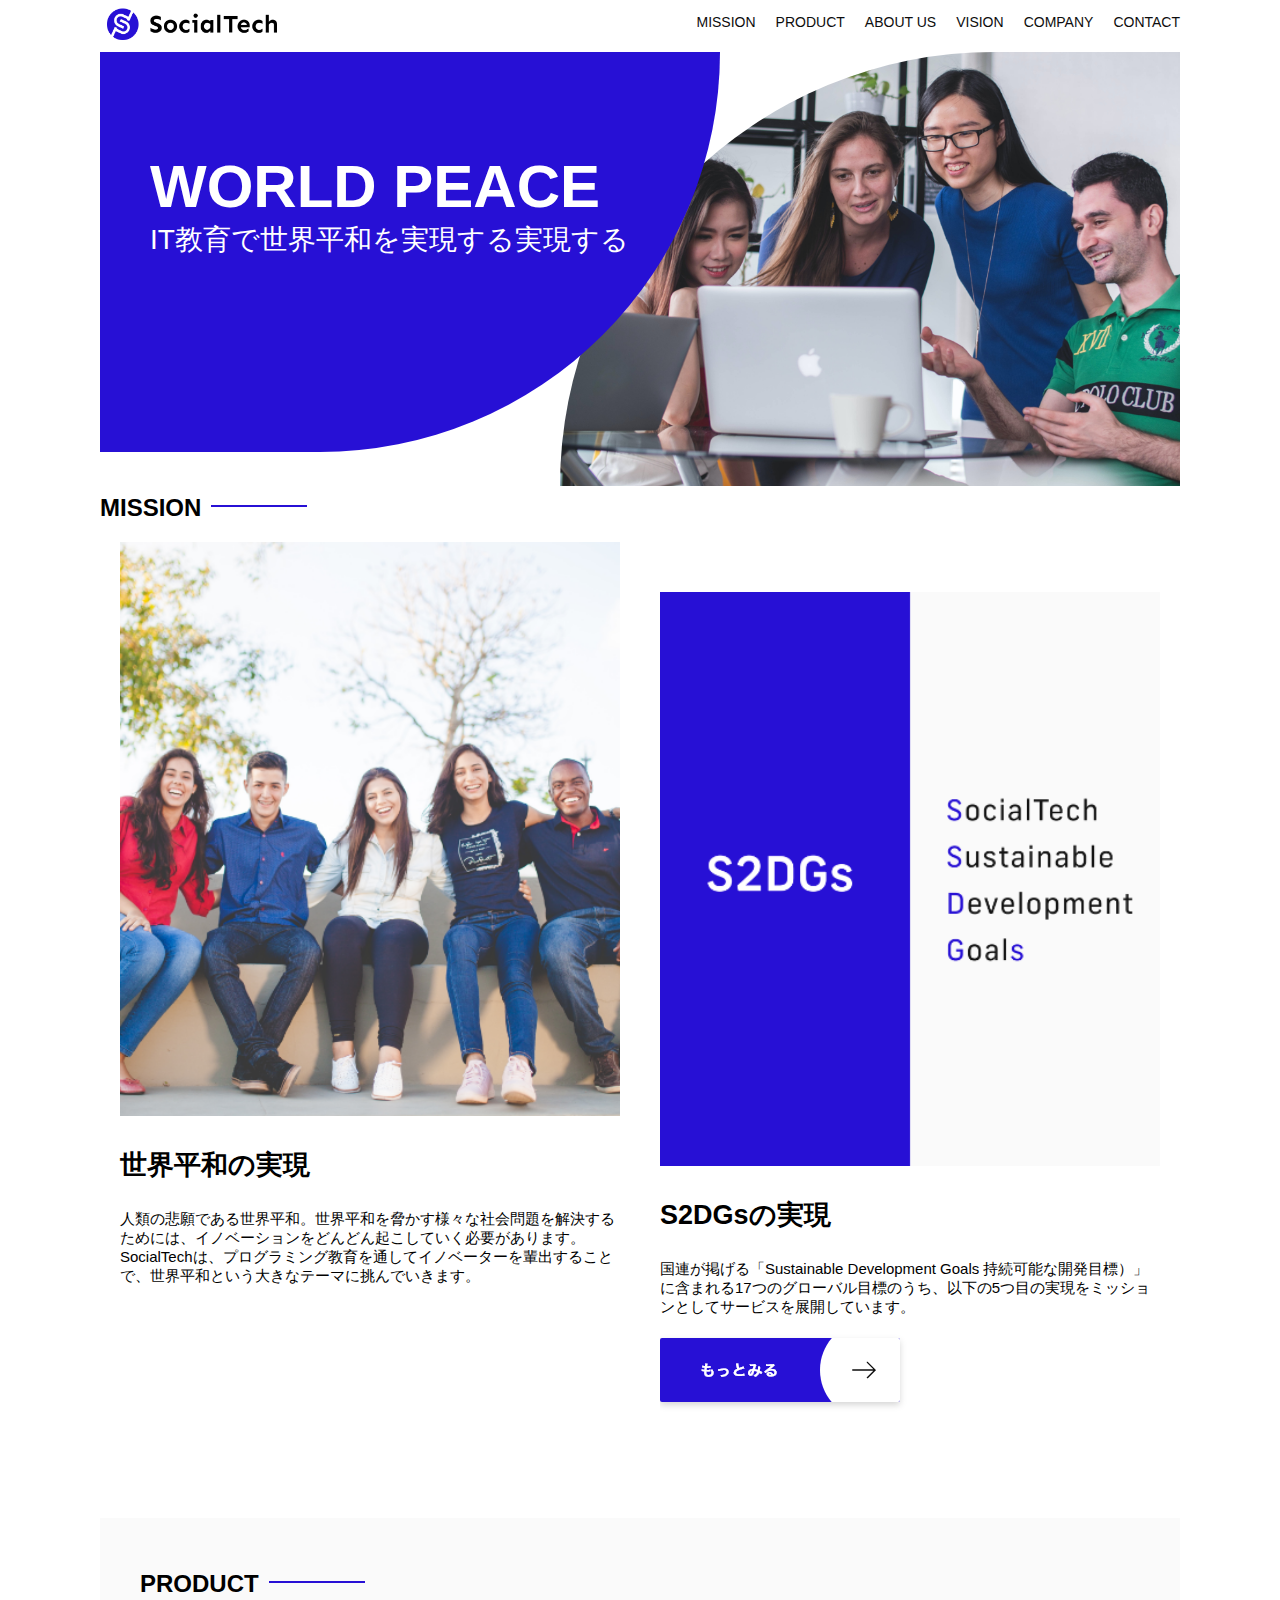
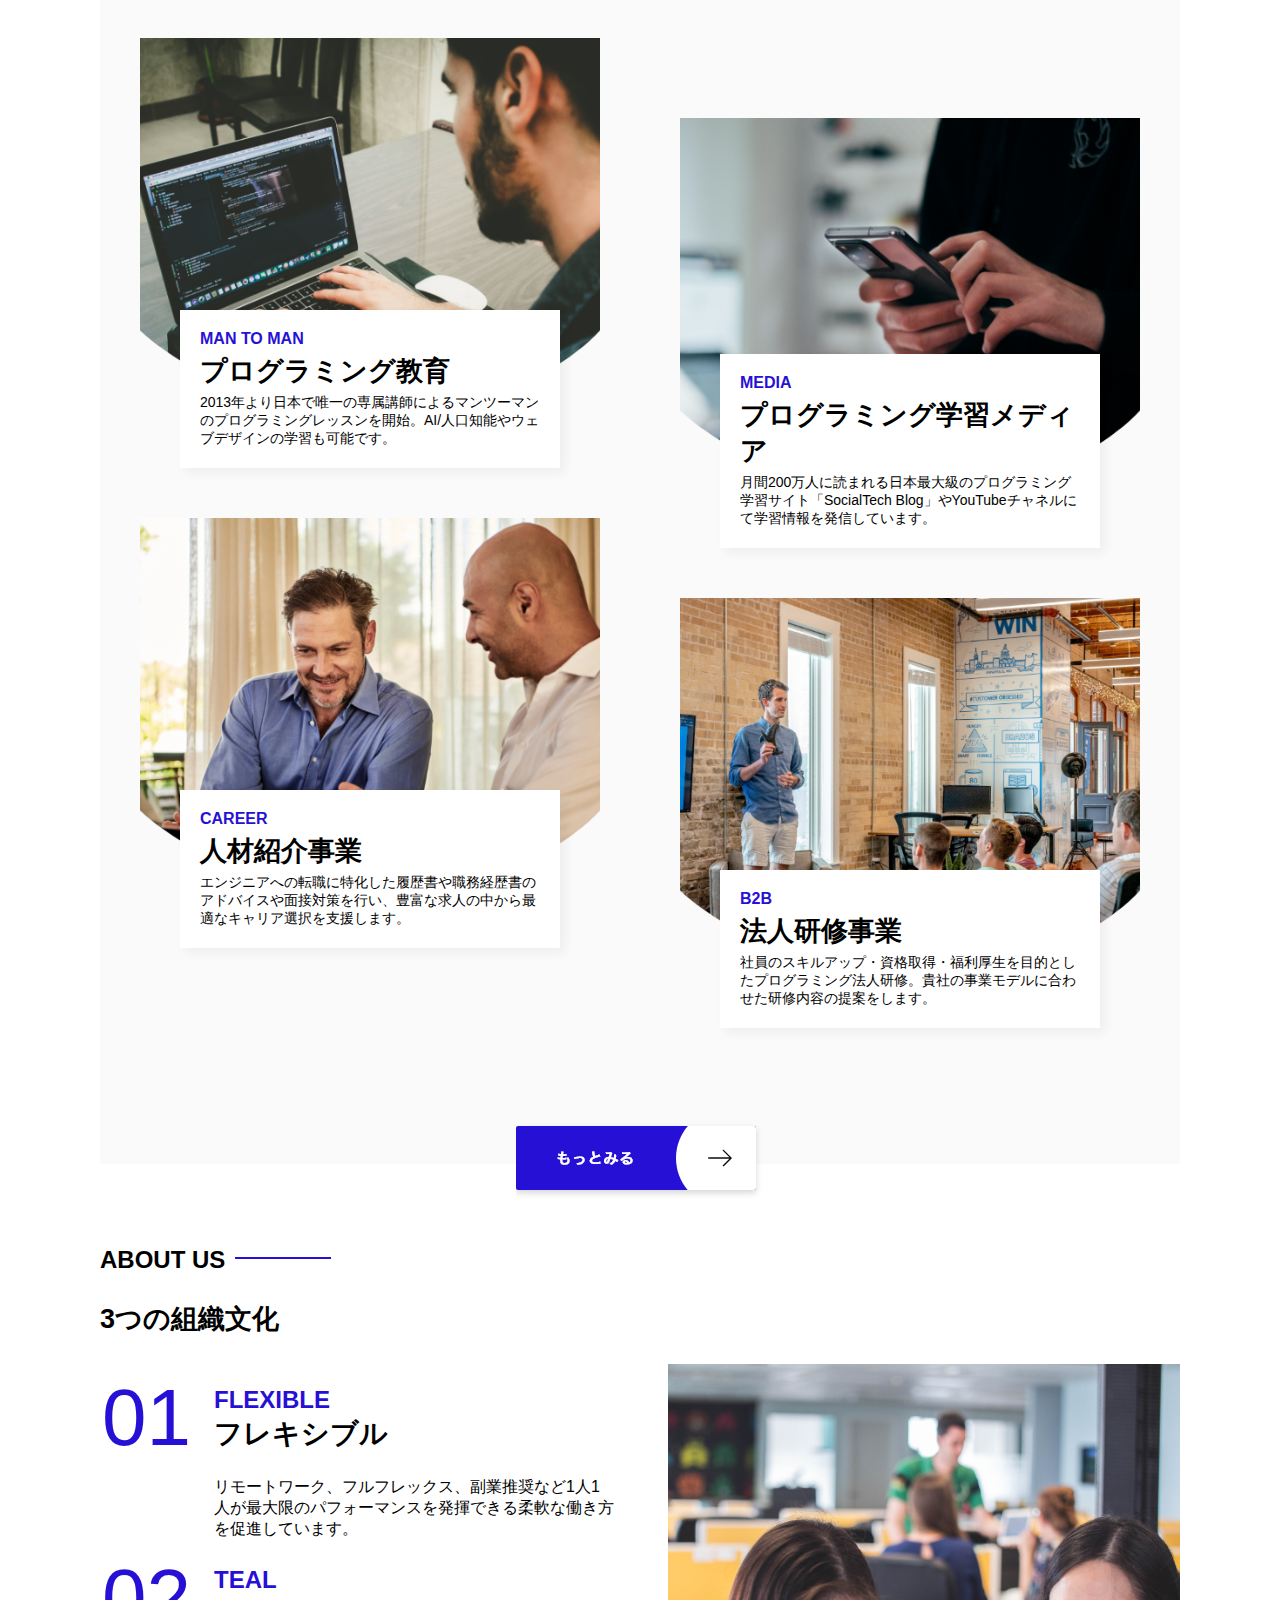
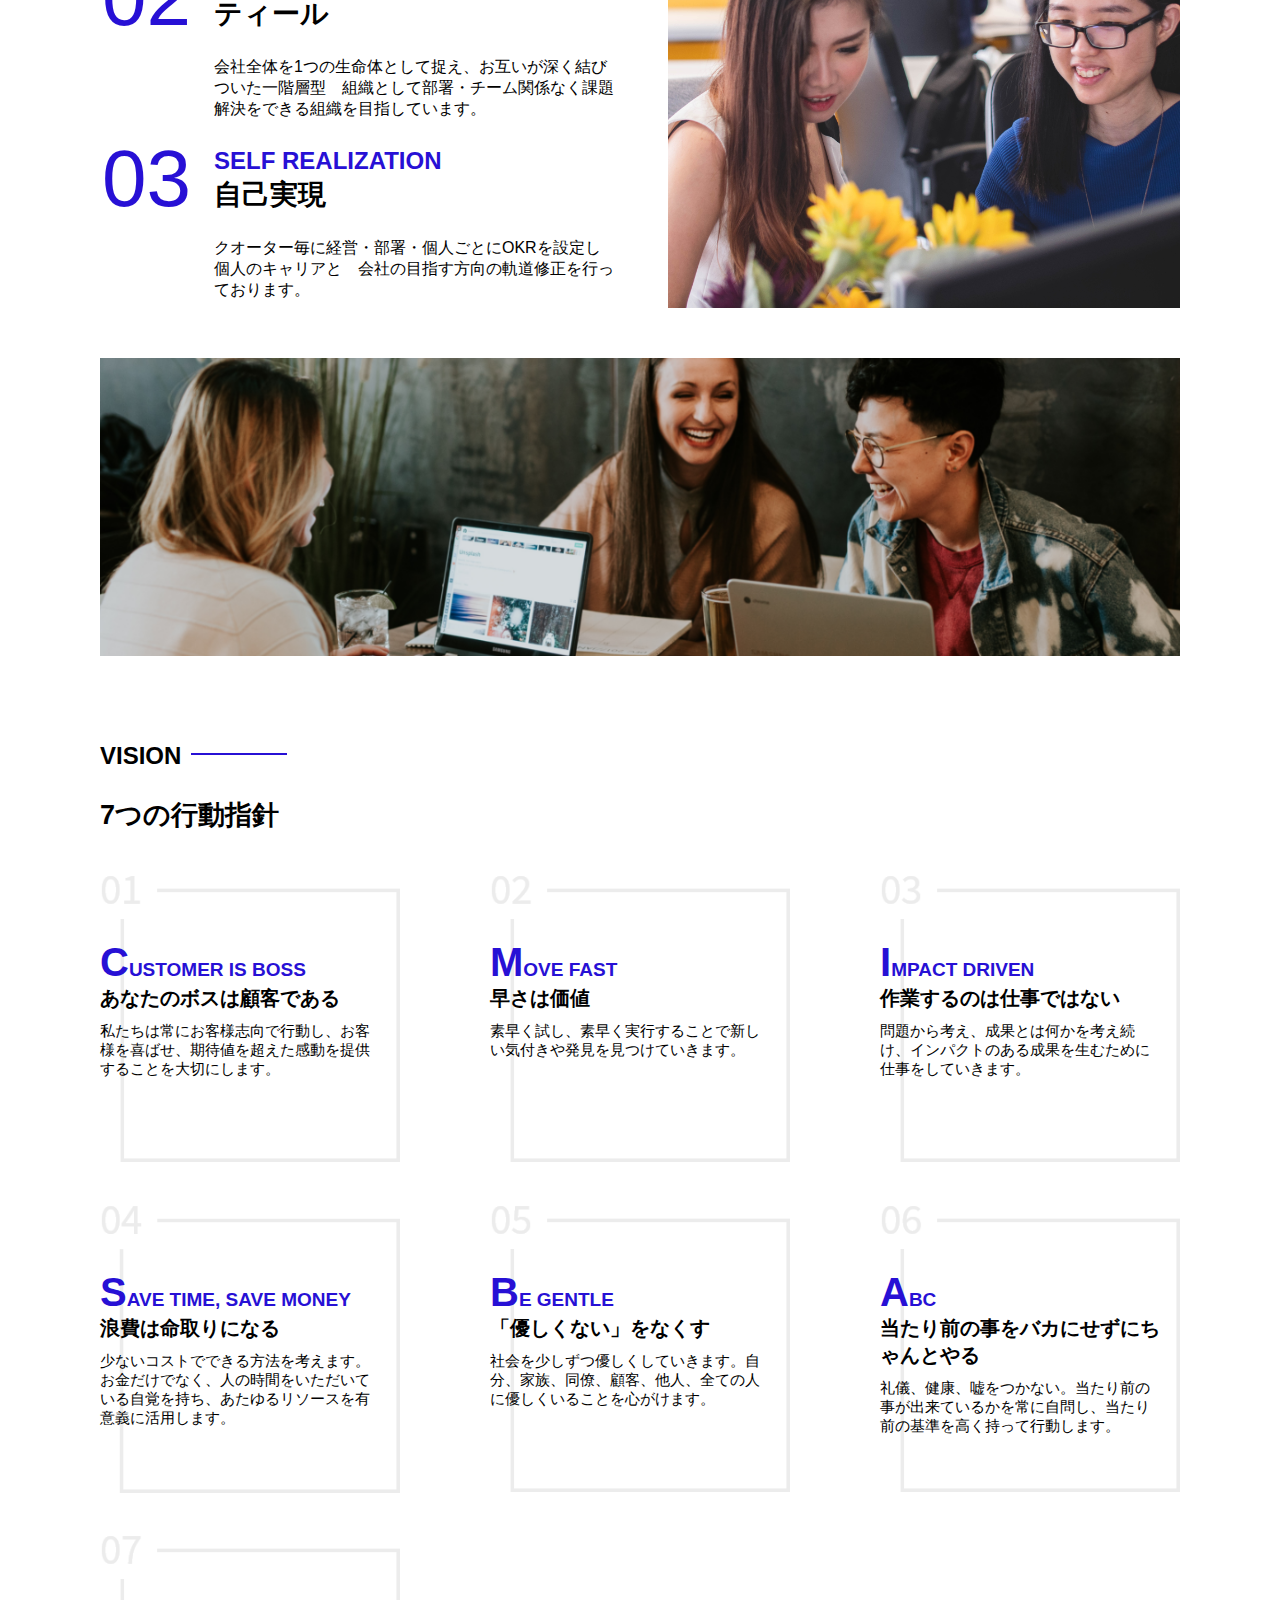
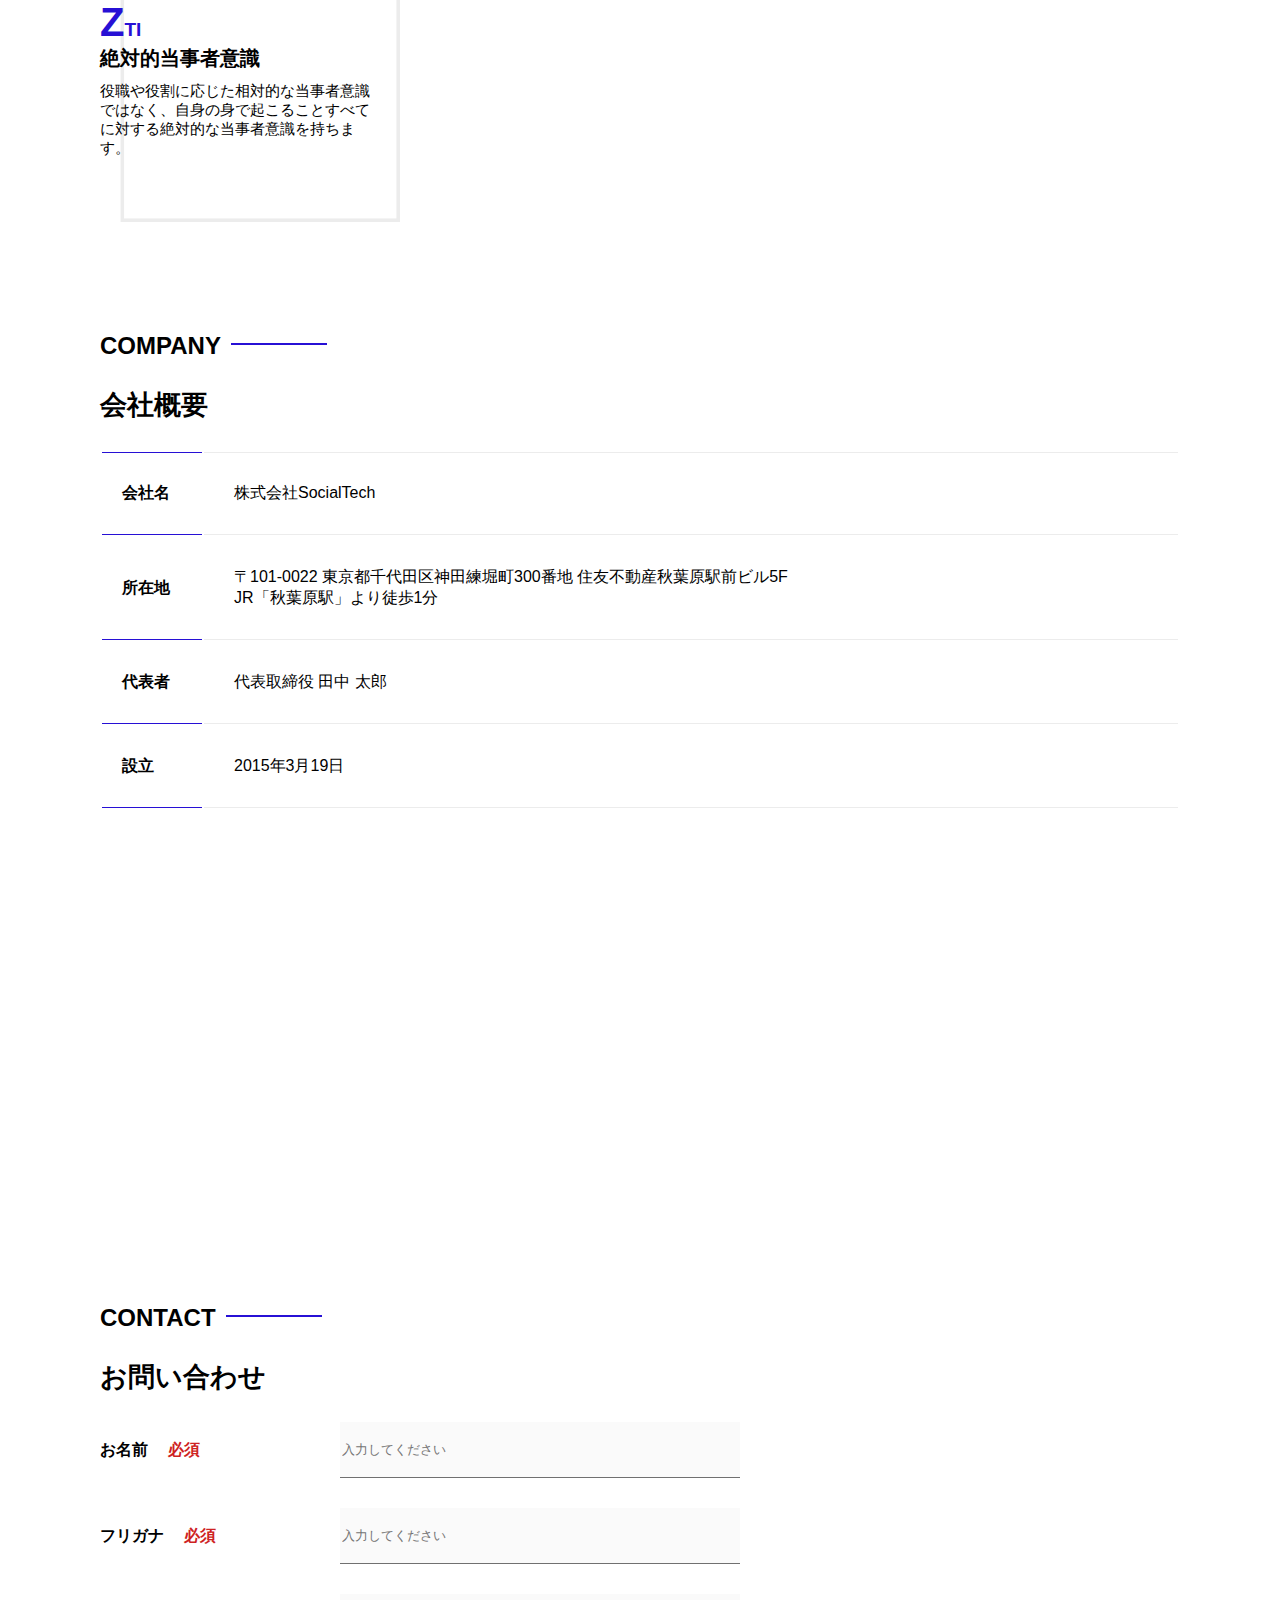
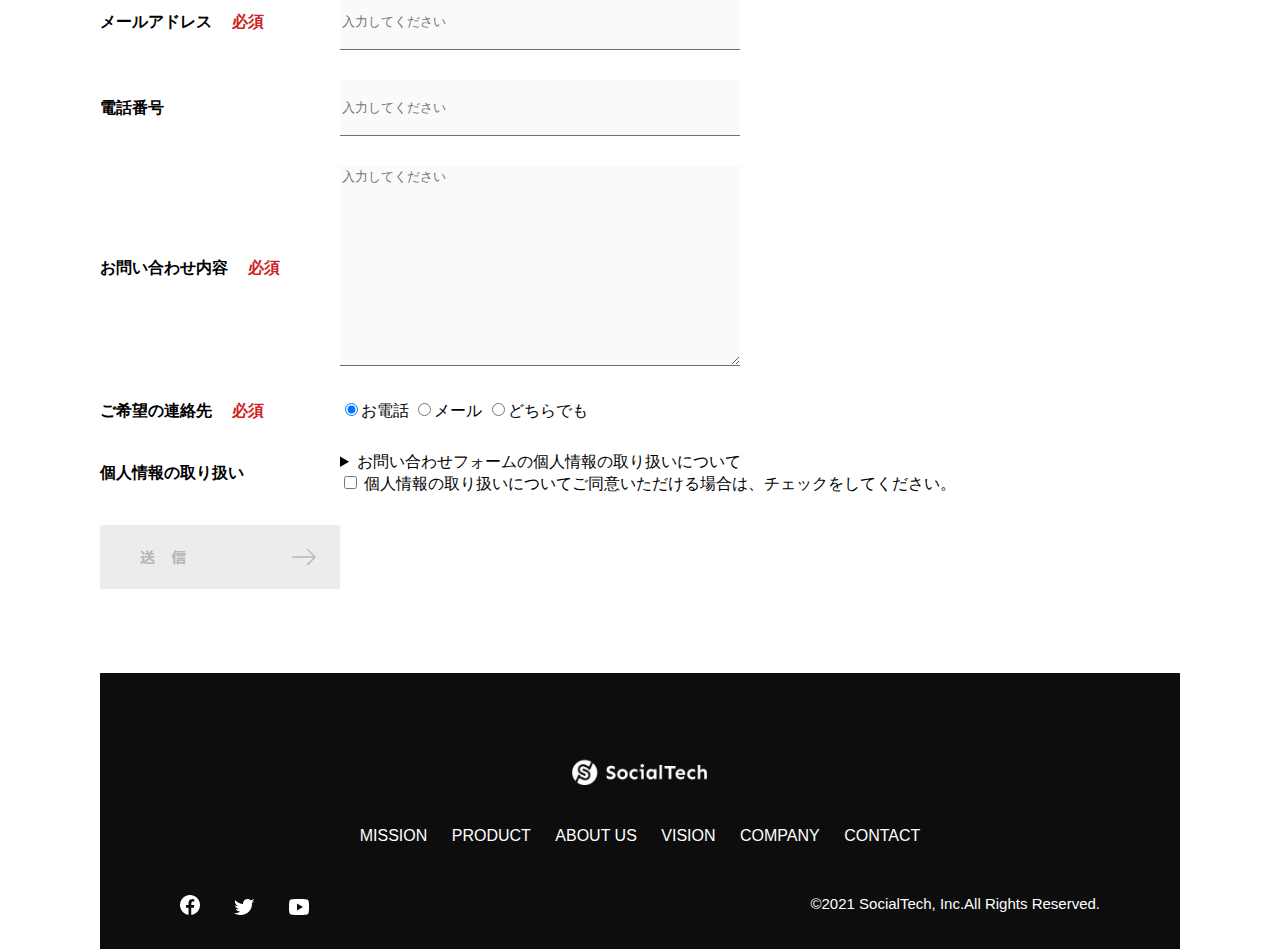
<file: index.html>
<!DOCTYPE html>
<html>
    <head>
        <title>SocialTech</title>
        <meta charset="UTF-8">
        <meta name="description" content="SocialTechはEdTech業界のリーディングカンパニーを目指します。">
        <meta name="viewport" content="width=device-width, initial-scale=1.0"> 
        <link rel="stylesheet" href="style.css">

    </head>
    <body>
        <header>
            <a href="index.html" id="logo">
                <img src="images/logo.png" alt="トップページに戻る"> </a>

                <nav id="nav-pc">
                    <ul>
                        <li><a href="mission.html">MISSION</a></li>
                        <li><a href="product.html">PRODUCT</a></li>
                        <li><a href="index.html#aboutus">ABOUT US</a></li>
                        <li><a href="index.html#vision">VISION</a></li>
                        <li><a href="index.html#company">COMPANY</a></li>
                        <li><a href="index.html#contact">CONTACT</a></li>
                    </ul>
                </nav>
                
                <button id="menu-sp" onclick="document.getElementById('nav-sp').style.display='block'">
                    <img src="images/button-menu.png" alt="ナビゲーションを開く">
                </button>

            
            <div id="nav-sp">
                <button id="close" onclick="document.getElementById('nav-sp').style.display = 'none'">
                  <img src="images/button-close.png" alt="ナビゲーションを閉じる">
                </button>
        
                <nav>
                  <ul>
                    <li>
                      <a id="logo-sp" href="index.html" onclick="document.getElementById('nav-sp').style.display = 'none'"><img src="images/logo-sp.png" alt="トップページに戻る"></a>
                    </li>
                    <li><a class="menu" href="mission.html" onclick="document.getElementById('nav-sp').style.display = 'none'">MISSION</a></li>
                    <li><a class="menu" href="product.html" onclick="document.getElementById('nav-sp').style.display = 'none'">PRODUCT</a></li>
                    <li><a class="menu" href="index.html#aboutus" onclick="document.getElementById('nav-sp').style.display = 'none'">ABOUT US</a></li>
                    <li><a class="menu" href="index.html#vision" onclick="document.getElementById('nav-sp').style.display = 'none'">VISION</a></li>
                    <li><a class="menu" href="index.html#company" onclick="document.getElementById('nav-sp').style.display = 'none'">COMPANY</a></li>
                    <li><a class="menu" href="index.html#contact" onclick="document.getElementById('nav-sp').style.display = 'none'">CONTACT</a></li>
                  </ul>
                </nav>
                <div id="sns">
                    <a href="https://www.facebook.com/sejuku2013">
                      <img src="images/button-facebook.png" alt="Facebookのリンク">
                    </a>
                    <a href="https://twitter.com/samuraijuku">
                      <img src="images/button-twitter.png" alt="Twitterのリンク">
                    </a>
                    <a href="https://www.youtube.com/channel/UCCFOQO5aDK0xXam4cUQXT8g">
                      <img src="images/button-youtube.png" alt="YouTubeのリンク">
                    </a>
                  </div>
                </div>
            </header>
         <main>
            <article>
             <section id="main-visual">
                    <div id="main-message">
                        <h1>WORLD PEACE</h1>
                        <p>IT教育で世界平和を実現する実現する</p>
                    </div>
                    <img src="images/index/index-main.png" alt="PCの周りに集まる多国籍の仲間たち">
                </section>
                 <section id="=mission">
                    <h2 class="index-h2">MISSION</h2>
                    <div id="mission-flex">
                    <div>
                        <img id="mission-photo" src="images/index/index-mission.png"alt="屋外のベンチで写真を撮影する多国籍の仲間たち">
                        <h3>世界平和の実現</h3>
                        <p>
                            人類の悲願である世界平和。世界平和を脅かす様々な社会問題を解決するためには、イノベーションをどんどん起こしていく必要があります。SocialTechは、プログラミング教育を通してイノベーターを輩出することで、世界平和という大きなテーマに挑んでいきます。
                        </p>
                    </div>
                    <div>
                        <img id="s2dgs" src="images/index/s2dgs.png" alt="S2DGs">
                        <h3>S2DGsの実現</h3>
                        <p>国連が掲げる「Sustainable Development Goals 持続可能な開発目標）」に含まれる17つのグローバル目標のうち、以下の5つ目の実現をミッションとしてサービスを展開しています。</p>
                        <a href="mission.html">
                            <img src="images/button-more.png" alt="もっとみる">
                        </a>
                  </div>
                 </div>
                </section>

                <section id="product">
                    <h2 class="index-h2">PRODUCT</h2>
                    <div class="product-flex">
                        <div id="product-left">
                            <div>
                                <img class="product-photo" src="images/index/index-mantoman.png" alt="PCでコードを書く男性">
                                <div class="product-explain">
                                    <span>MAN TO MAN</span>
                                    <h3>プログラミング教育</h3>
                                    <p>2013年より日本で唯一の専属講師によるマンツーマンのプログラミングレッスンを開始。AI/人口知能やウェブデザインの学習も可能です。</p>
                                </div>
                            </div>
                            <div>
                                <img class="product-photo" src="images/index/index-career.png" alt="笑顔で話し合う2人の男性">
                                <div class="product-explain">
                                    <span>CAREER</span>
                                    <h3>人材紹介事業</h3>
                                    <p>エンジニアへの転職に特化した履歴書や職務経歴書のアドバイスや面接対策を行い、豊富な求人の中から最適なキャリア選択を支援します。</p>
                                </div>
                            </div>
                        </div>
                        <div id="product-right">
                              <div>
                                <img class="product-photo" src="images/index/index-media.png" alt="スマートフォンを操作する人">
                                <div class="product-explain">
                                  <span>MEDIA</span>
                                  <h3>プログラミング学習メディア</h3>
                                  <p>月間200万人に読まれる日本最大級のプログラミング学習サイト「SocialTech Blog」やYouTubeチャネルにて学習情報を発信しています。</p>
                                </div>
                              </div>
                              <div>
                                <img class="product-photo" src="images/index/index-b2b.png" alt="講演中の男性とそれを聴く人々">
                                <div class="product-explain">
                                    <span>B2B</span>
                                    <h3>法人研修事業</h3>
                                    <p>社員のスキルアップ・資格取得・福利厚生を目的としたプログラミング法人研修。貴社の事業モデルに合わせた研修内容の提案をします。</p>
                                </div>
                              </div>
                        </div>
                    </div>
                    <div id="product-more">
                        <a href="product.html">
                            <img src="images/button-more.png" alt="もっとみる">
                        </a>
                    </div>
                </section>

                <section id="aboutus">
                    <h2 class="index-h2">ABOUT US</h2>
                    <h3>3つの組織文化</h3>
                    <div>
                        <table class="culture-table">
                            <tr>
                                <td class="culture-num">01</td>
                                <th><span class="culture-en">FLEXIBLE</span><br>フレキシブル</th>
                            </tr>
                            <tr>
                                <td>

                                </td>
                                <td class="culture-description">リモートワーク、フルフレックス、副業推奨など1人1人が最大限のパフォーマンスを発揮できる柔軟な働き方を促進しています。</td>
                            </tr>
                            <tr>
                                <td class="culture-num">02</td>
                                <th><span class="culture-en">TEAL</span><br>ティール</th>
                            </tr>
                            <tr>
                                <td>

                                </td>
                                <td class="culture-description">会社全体を1つの生命体として捉え、お互いが深く結びついた一階層型　組織として部署・チーム関係なく課題解決をできる組織を目指しています。</td>
                            </tr>
                            <tr>
                                <td class="culture-num">03</td>
                                <th><span class="culture-en">SELF REALIZATION</span><br>自己実現</th>
                            </tr>
                            <tr>
                                <td>

                                </td>
                                <td class="culture-description">クオーター毎に経営・部署・個人ごとにOKRを設定し個人のキャリアと　会社の目指す方向の軌道修正を行っております。</td>
                            </tr>
                        </table>
                        <img class="culture-img" src="images/index/index-aboutus1.png" alt="笑顔で話し合う2人の女性">
                    </div>
                    <img class="culture-img2" src="images/index/index-aboutus2.png" alt="笑顔で話し合う３人の男女">
                </section>
                
                <section id="vision">
                    <h2 class="index-h2">VISION</h2>
                    <h3>7つの行動指針</h3>
                        <div>
                            <div class="vision-box">
                                <img src="images/index/vision-01.png" alt="01">
                                <div>
                                    <h4>CUSTOMER IS BOSS</h4>
                                    <h5>あなたのボスは顧客である</h5>
                                    <p>私たちは常にお客様志向で行動し、お客様を喜ばせ、期待値を超えた感動を提供することを大切にします。</p>
                                </div>
                             </div>
                            <div class="vision-box">
                                <img src="images/index/vision-02.png" alt="02">
                                <div>
                                    <h4>MOVE FAST</h4>
                                    <h5>早さは価値</h5>
                                    <p>素早く試し、素早く実行することで新しい気付きや発見を見つけていきます。</p>
                                </div>
                            </div>
                            <div class="vision-box">
                                <img src="images/index/vision-03.png" alt="03">
                                <div>
                                    <h4>IMPACT DRIVEN</h4>
                                    <h5>作業するのは仕事ではない</h5>
                                    <p>問題から考え、成果とは何かを考え続け、インパクトのある成果を生むために仕事をしていきます。</p>
                                </div>
                            </div>
                            <div class="vision-box">
                                <img src="images/index/vision-04.png" alt="04">
                                <div>
                                    <h4>SAVE TIME, SAVE MONEY</h4>
                                    <h5>浪費は命取りになる</h5>
                                    <p>少ないコストでできる方法を考えます。お金だけでなく、人の時間をいただいている自覚を持ち、あたゆるリソースを有意義に活用します。</p>
                                </div>
                            </div>
                            <div class="vision-box">
                              <img src="images/index/vision-05.png" alt="05">
                              <div>
                                <h4>BE GENTLE</h4>
                                <h5>「優しくない」をなくす</h5>
                                <p>社会を少しずつ優しくしていきます。自分、家族、同僚、顧客、他人、全ての人に優しくいることを心がけます。</p>
                              </div>
                            </div>
                            <div class="vision-box">
                                <img src="images/index/vision-06.png" alt="06">
                                <div>
                                    <h4>ABC</h4>
                                    <h5>当たり前の事をバカにせずにちゃんとやる</h5>
                                    <p>礼儀、健康、嘘をつかない。当たり前の事が出来ているかを常に自問し、当たり前の基準を高く持って行動します。</p>
                                </div>
                            </div>
                            <div class="vision-box">
                                <img src="images/index/vision-07.png" alt="07">
                                <div>
                                    <h4>ZTI</h4>
                                    <h5>絶対的当事者意識</h5>
                                    <p>役職や役割に応じた相対的な当事者意識ではなく、自身の身で起こることすべてに対する絶対的な当事者意識を持ちます。</p>
                                </div>
                            </div>
                        </div>
                </section>
                
                <section id="company">
                    <h2 class="index-h2">COMPANY</h2>
                    <h3>会社概要</h3>
                    <table id="company-table">
                        <tr>
                            <th class="tableheader tableheader-first">会社名</th>
                            <td class="cell cell-first">株式会社SocialTech</td>
                        </tr>
                        <tr>
                            <th class="tableheader">所在地</th>
                            <td class="cell">〒101-0022 東京都千代田区神田練堀町300番地 住友不動産秋葉原駅前ビル5F<br>JR「秋葉原駅」より徒歩1分</td>
                        </tr>
                        <tr>
                            <th class="tableheader">代表者</th>
                            <td class="cell">代表取締役 田中 太郎</td>
                        </tr>
                        <tr>
                            <th class="tableheader">設立</th>
                            <td class="cell">2015年3月19日</td>
                        </tr>
                    </table>
<iframe
 src="https://www.google.com/maps/embed?pb=!1m18!1m12!1m3!1d3240.0688540195165!2d139.7746526!3d35.6999232!2m3!1f0!2f0!3f0!3m2!1i1024!2i768!4f13.1!3m3!1m2!1s0x60188fee13660e23%3A0x77137876edf742ac!2z5L2P5Y-L5LiN5YuV55Sj56eL6JGJ5Y6f6aeF5YmN44OT44Or!5e0!3m2!1sja!2sjp!4v1746075457164!5m2!1sja!2sjp" 
  style="border: 0" allowfullscreen="" loading="lazy" >
</iframe>
                </section>
                
                <section id="contact">
                    <h2 class="index-h2">CONTACT</h2>
                    <h3>お問い合わせ</h3>
                    <form>
                        <div>
                            <div class="contact-heading">
                                <label class="contact-label">お名前<span class="contact-span">必須</span></label>
                            </div>
                            <div>
                                <input type="text" name="name" placeholder="入力してください" class="contact-textbox">
                            </div>
                        </div>
                         <div>
                            <div class="contact-heading">
                                <label class="contact-label">フリガナ<span class="contact-span">必須</span></label>
                            </div>
                           <div>
                            <input type="text" name="hurigana" placeholder="入力してください" class="contact-textbox">
                           </div>
                        </div>
                        <div>
                            <div class="contact-heading">
                                <label class="contact-label">メールアドレス<span class="contact-span">必須</span></label>
                            </div>
                            <div>
                                <input type="text" name="email" placeholder="入力してください" class="contact-textbox">
                              </div>
                            </div>
                            <div>
                              <div class="contact-heading">
                                <label class="contact-label">電話番号</label>
                              </div>
                              <div>
                                <input type="text" name="tel" placeholder="入力してください" class="contact-textbox">
                              </div>
                        </div>
                        <div>
                            <div class="contact-heading">
                              <label class="contact-label">お問い合わせ内容<span class="contact-span">必須</span></label>
                            </div>
                            <div>
                              <textarea class="contact-textarea" placeholder="入力してください" name="message"></textarea>
                            </div>
                        </div>
                       <div> 
                         <div class="contact-heading">
                           <label class="contact-label">ご希望の連絡先<span class="contact-span">必須</span></label>
                         </div>
                       <div>
                         <input class="radiobutton" type="radio" value="tel" name="contact" checked><label>お電話</label>
                         <input class="radiobutton" type="radio" value="mail" name="contact"><label>メール</label>
                        <input class="radiobutton" type="radio" value="both" name="contact"><label>どちらでも</label>
                      </div>
                    </div> 
                       <div>
                        <div class="contact-heading">
                            <label class="contact-label">個人情報の取り扱い</label>
                          </div>
                          <div>
                            <details>
                              <summary>お問い合わせフォームの個人情報の取り扱いについて</summary>
                              <div>
                                <dl>
                                  <dt>１．組織の名称又は氏名</dt>
                                  <dd>株式会社SocialTech</dd>
                                  <dt>２．個人情報保護管理者（若しくはその代理人）の氏名又は職名、所属及び連絡先</dt>
                                  <dd>
                                    <p>鈴木 一郎 コーポレート部</p>
                                    <p>メールアドレス：samurai@example.com</p>
                                    <p>TEL：03-1234-5678</p>
                                  </dd>
                                  <dt>３．個人情報の利用目的</dt>
                                  <dd>
                                    <ul>
                                      <li>本サービス及び本サービスに関連する情報の提供又はそれらに関する連絡のため</li>
                                      <li>ユーザーの本人確認のため</li>
                                      <li>当社サービスのご案内のため</li>
                                      <li>当社の商品等の広告または宣伝（電子メールによるものを含むものとします。）</li>
                                    </ul>
                                  </dd>
                                  <dt>４．個人情報の取り扱い業務の委託</dt>
                                  <dd>個人情報の取扱業務の全部または一部を外部に業務委託する場合があります。その際、弊社は、個人情報を適切に保護できる管理体制を敷き実行していることを条件として委託先を厳選したうえで、機密保持契約を委託先と締結し、お客様の個人情報を厳密に管理させます。</dd>
                                  <dt>５．個人情報の開示等の請求</dt>
                                  <dd>
                                    お客様は、弊社に対してご自身の個人情報の開示等（利用目的の通知、開示、内容の訂正・追加・削除、利用の停止または消去、第三者への提供の停止）に関して、当社問合わせ窓口に申し出ることができます。<br>
                                    その際、弊社はお客様ご本人を確認させていただいたうえで、合理的な期間内に対応いたします。<br>
                                    なお、個人情報に関する弊社問合わせ先は、次の通りです。
                                  </dd>
                                  <dd>
                                    <p>株式会社SocialTech 個人情報問合せ窓口</p>
                                    <p>〒150-0043 東京都千代田区神田練塀町300番地 住友不動産秋葉原駅前ビル5F</p>
                                    <p>メールアドレス：samurai@example.com TEL：03-1234-5678</p>
                                  </dd>
            
                                  <dt>６．個人情報を提供されることの任意性について</dt>
                                  <dd>お客様がご自身の個人情報を弊社に提供されるか否かは、お客様のご判断によりますが、もしご提供されない場合には、適切なサービスが提供できない場合がありますので予めご了承ください。</dd>
                                </dl>
                              </div>
                            </details>
                            <input type="checkbox" name="agree">
                            <span>個人情報の取り扱いについてご同意いただける場合は、チェックをしてください。</span>
                          </div>
                       </div>
                       <input type="image" src="images/button-submit.png" alt="送信する">
                    </form>
                </section>
            </article>
        </main>

        <footer>
            <div id="footer-logo">
                <img src="images/logo-sp.png" alt="SocialTech">
            </div>
            <div id="footer-link">
                <a href="mission.html">MISSION</a>
                <a href="product.html">PRODUCT</a>
                <a href="index.html">ABOUT US</a>
                <a href="index.html">VISION</a>
                <a href="index.html">COMPANY</a>
                <a href="index.html">CONTACT</a>
            </div>
            <div id="sns-footer">
                <div class="sns-btns">
                    <a href="https://www.facebook.com/sejuku2013"><img src="images/button-facebook.png" alt="Facebookのリンク"></a>
                    <a href="https://twitter.com/samuraijuku"><img src="images/button-twitter.png" alt="Twitterのリンク"></a>
                    <a href="https://www.youtube.com/channel/UCCFOQO5aDK0xXam4cUQXT8g"><img src="images/button-youtube.png" alt="YouTubeのリンク"></a>
                </div>
                <p id="copyright">&copy;2021 SocialTech, Inc.All Rights Reserved.</p>
            </div>
        </footer>
    </body>
</html>
</file>
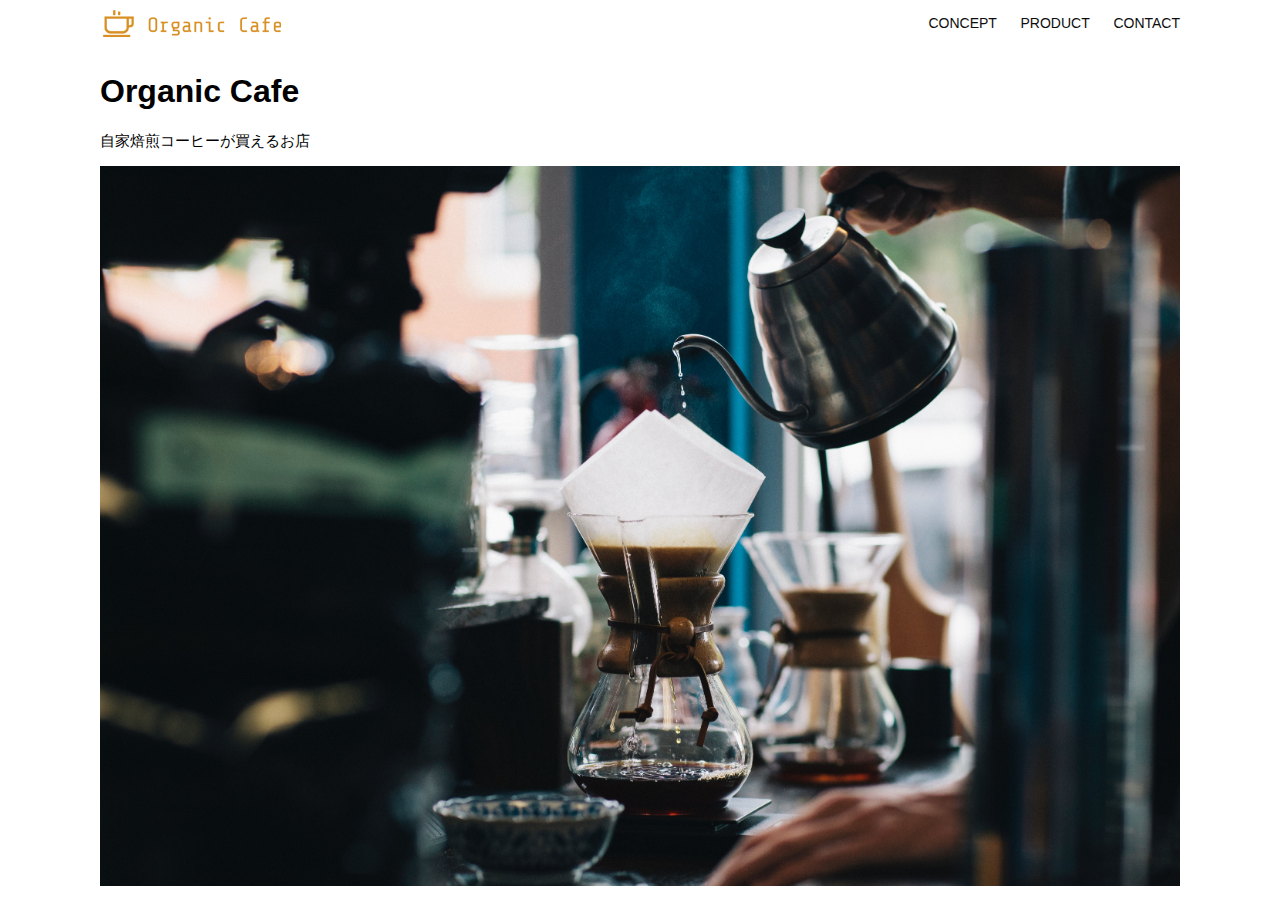
<file: html-css-kadai_013/index.html>
<!DOCTYPE html>
<html>
  <head>
    <title>Organic Cafe</title>
    <meta charset="UTF-8" />
    <meta name="description" content="自家焙煎のコーヒーがお家で楽しめるOrganic Cafe"/>
    <meta name="viewport" content="width=device-width, initial-scale=1.0" />
    <link rel="stylesheet" href="style.css" />
  </head>
  <body>
    <!-- ヘッダー -->
    <header>
      <!-- ロゴ -->
      <a href="index.html" id="logo"><img src="images/logo.png" alt="トップページに戻る"/></a>

      <!-- PC用ナビゲーション -->
      <nav id="nav-pc">
        <a href="index.html#concept">CONCEPT</a>
        <a href="index.html#product">PRODUCT</a>
        <a href="index.html#contact">CONTACT</a>
      </nav>
    </header>

    <img id="menu-sp" src="images/button-menu.png"alt="ナビゲーションを開く"click="document.getElementById('nav-sp').style.display='block'">
        
    



    <nav id="nav-sp">
      <ul>
        <li>
          <img id="close"src="images/button-close.png" alt="ナビゲーションを閉じる" onclick="document.getElementById('nav-sp').style.display='none'">
        </li>
        <li>
            <a id=logo.sp href="index.html" onclick="document.getElementById('nav-sp').style.display = 'none'"><img src="images/logo-sp.png" alt="トップページに戻る"></a>
        </li>

        <li>
            <a class="menu" href="index.html#concept" onclick="document.getElementById('nav-sp').style.display = 'none'">CONCEPT</a>
        </li>
        <li><a class="menu" href="index.html#product" onclick="document.getElementById('nav-sp').style.display = 'none'">PRODUCT</a></li>
        <li><a class="menu" href="index.html#contact" onclick="document.getElementById('nav-sp').style.display = 'none'">CONTACT</a></li>
     </ul>   
    </nav>

    
    <main>
      <article>
        <!-- メインビジュアル -->
        <section id="main-visual">
          <div id="main-message">
            <h1>Organic Cafe</h1>
            <p>自家焙煎コーヒーが買えるお店</p>
          </div>
          <img src="images/main-image.jpg" alt="コーヒーをハンドドリップで淹れる画像"/>
        </section>
      </article>
    </main>
  </body>
</html>
</file>
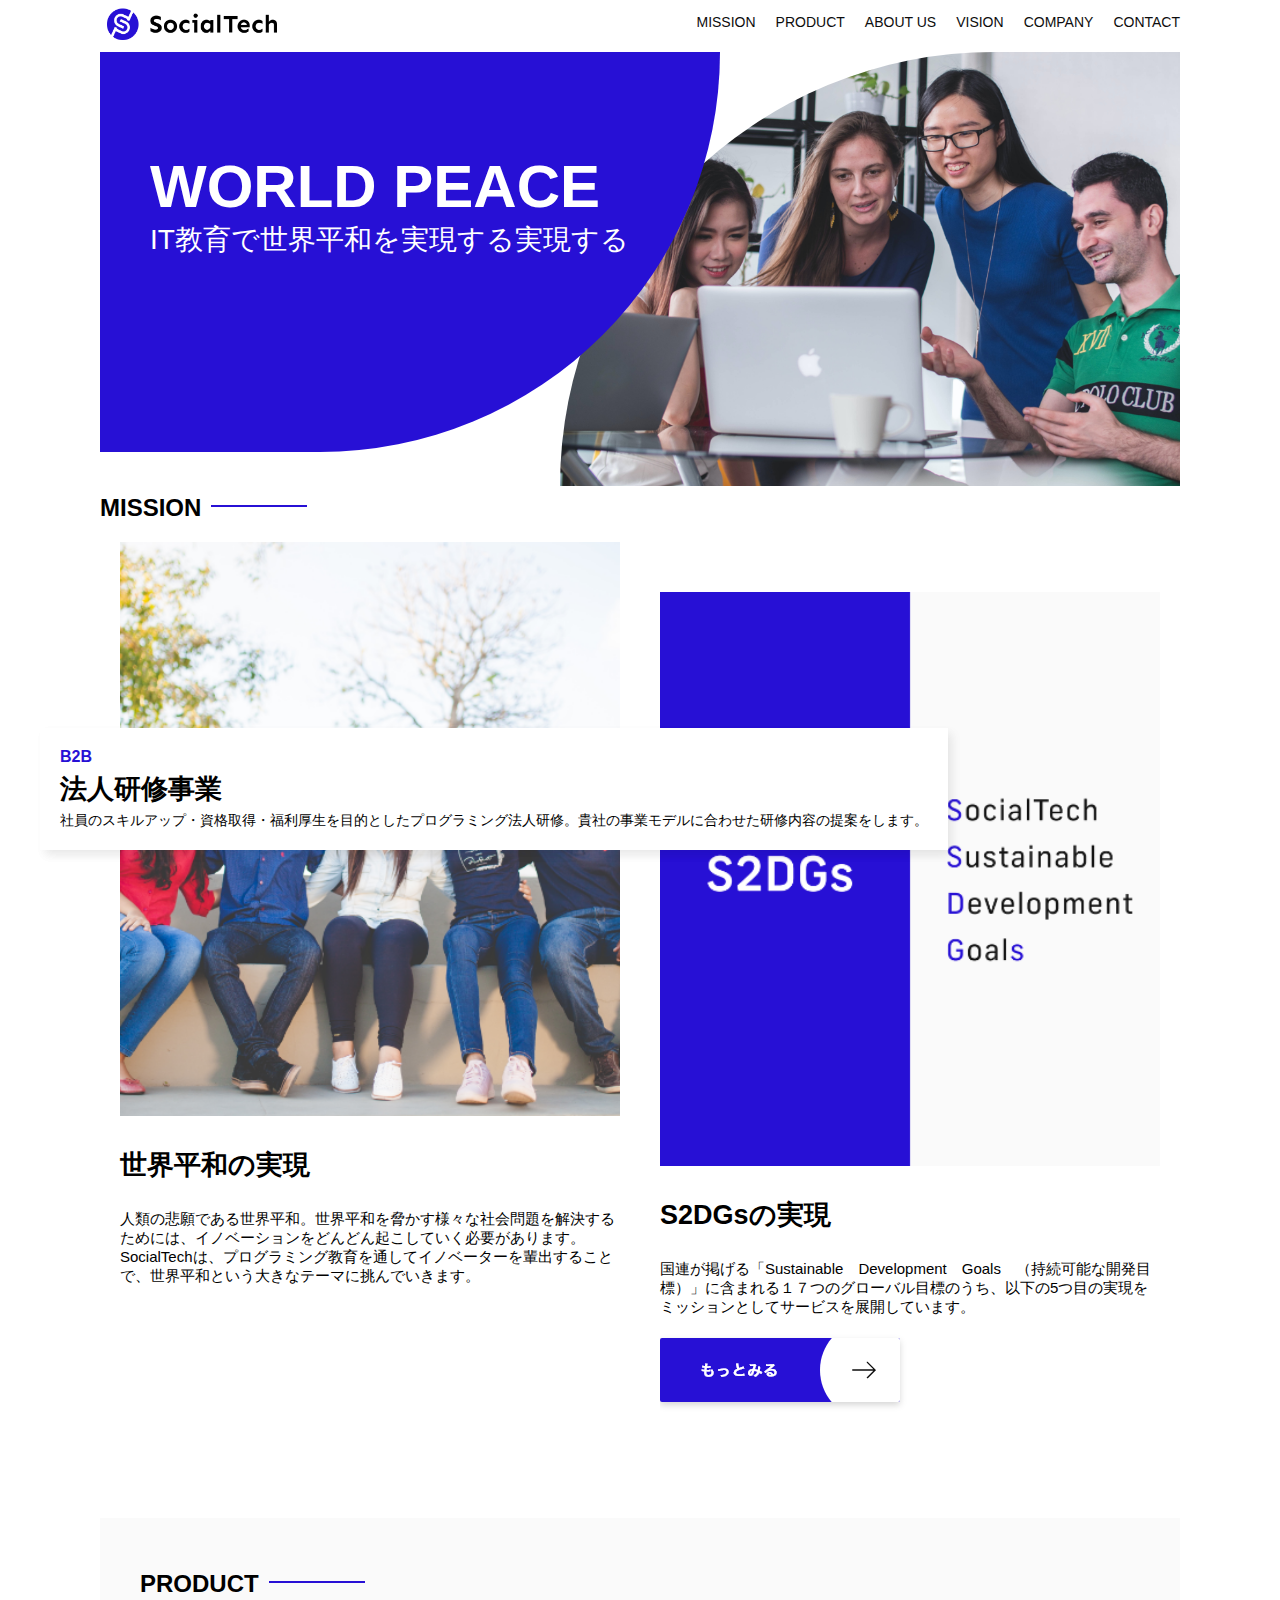
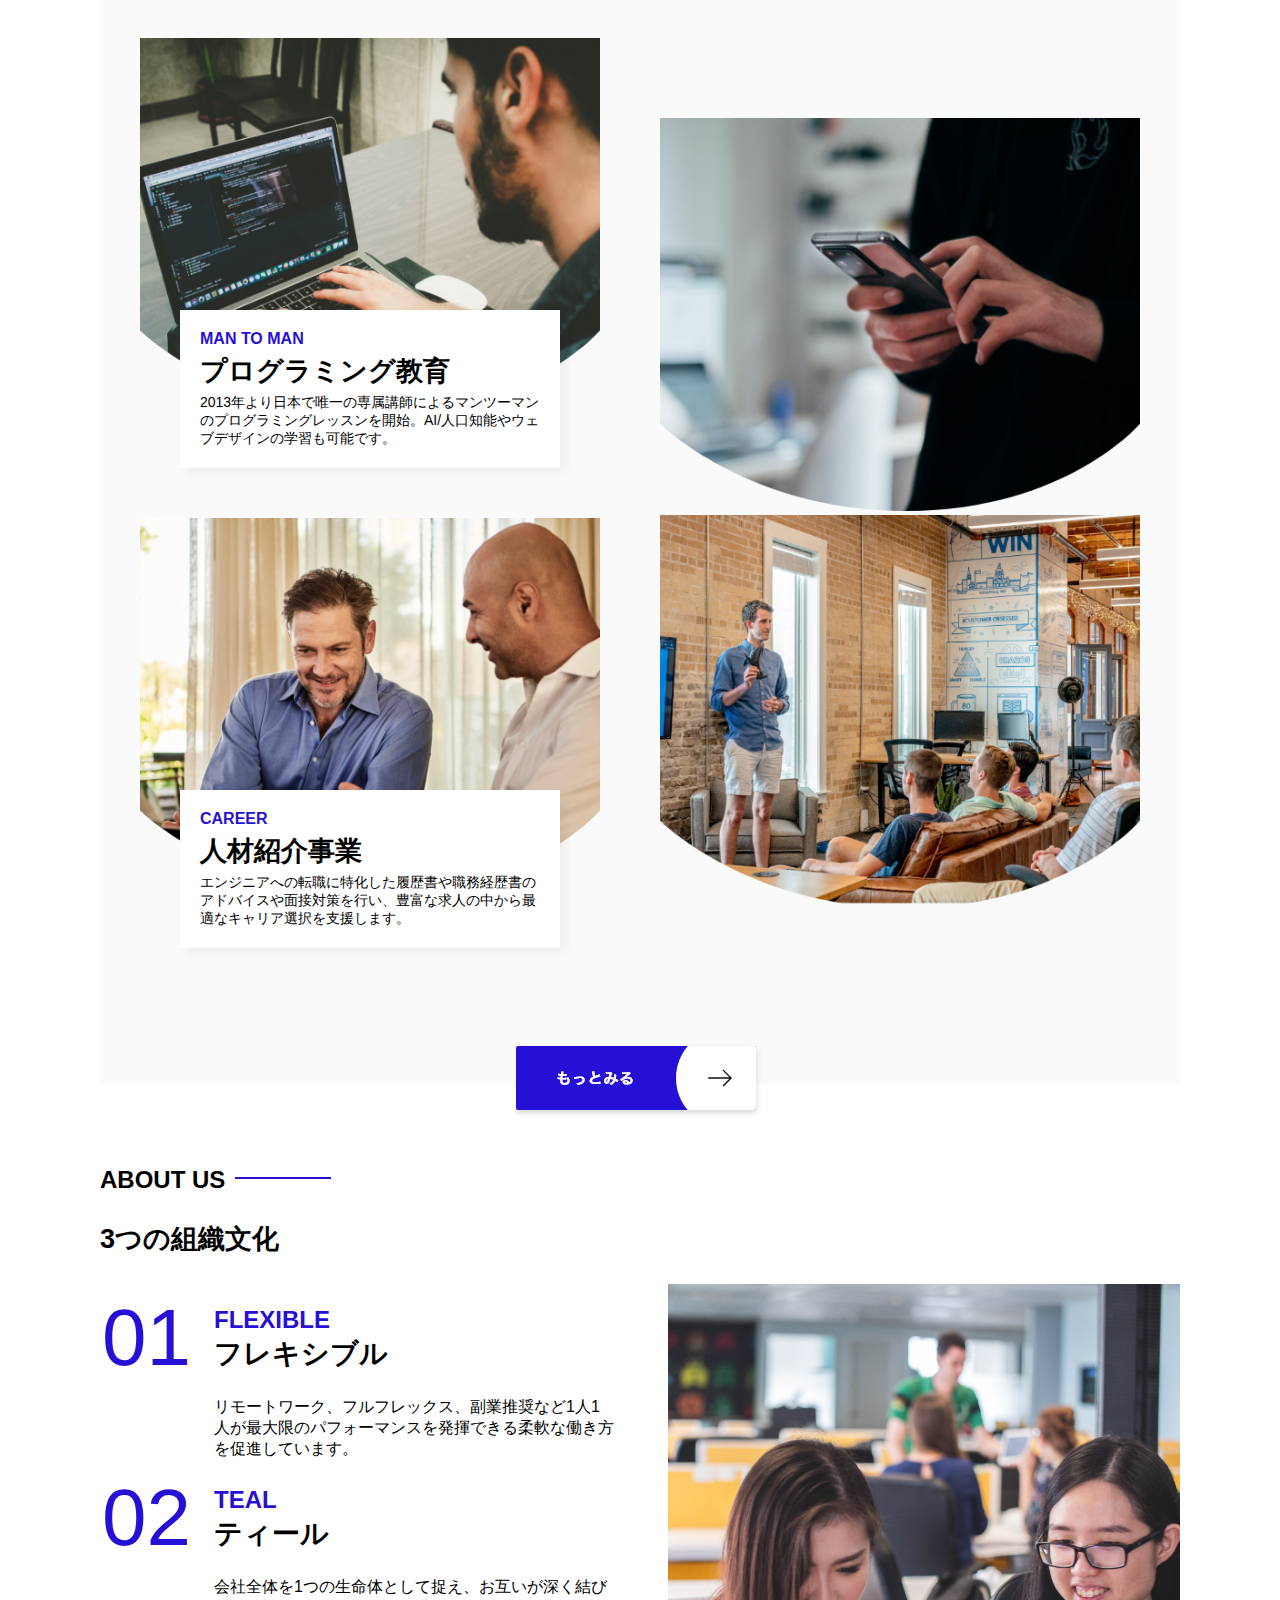
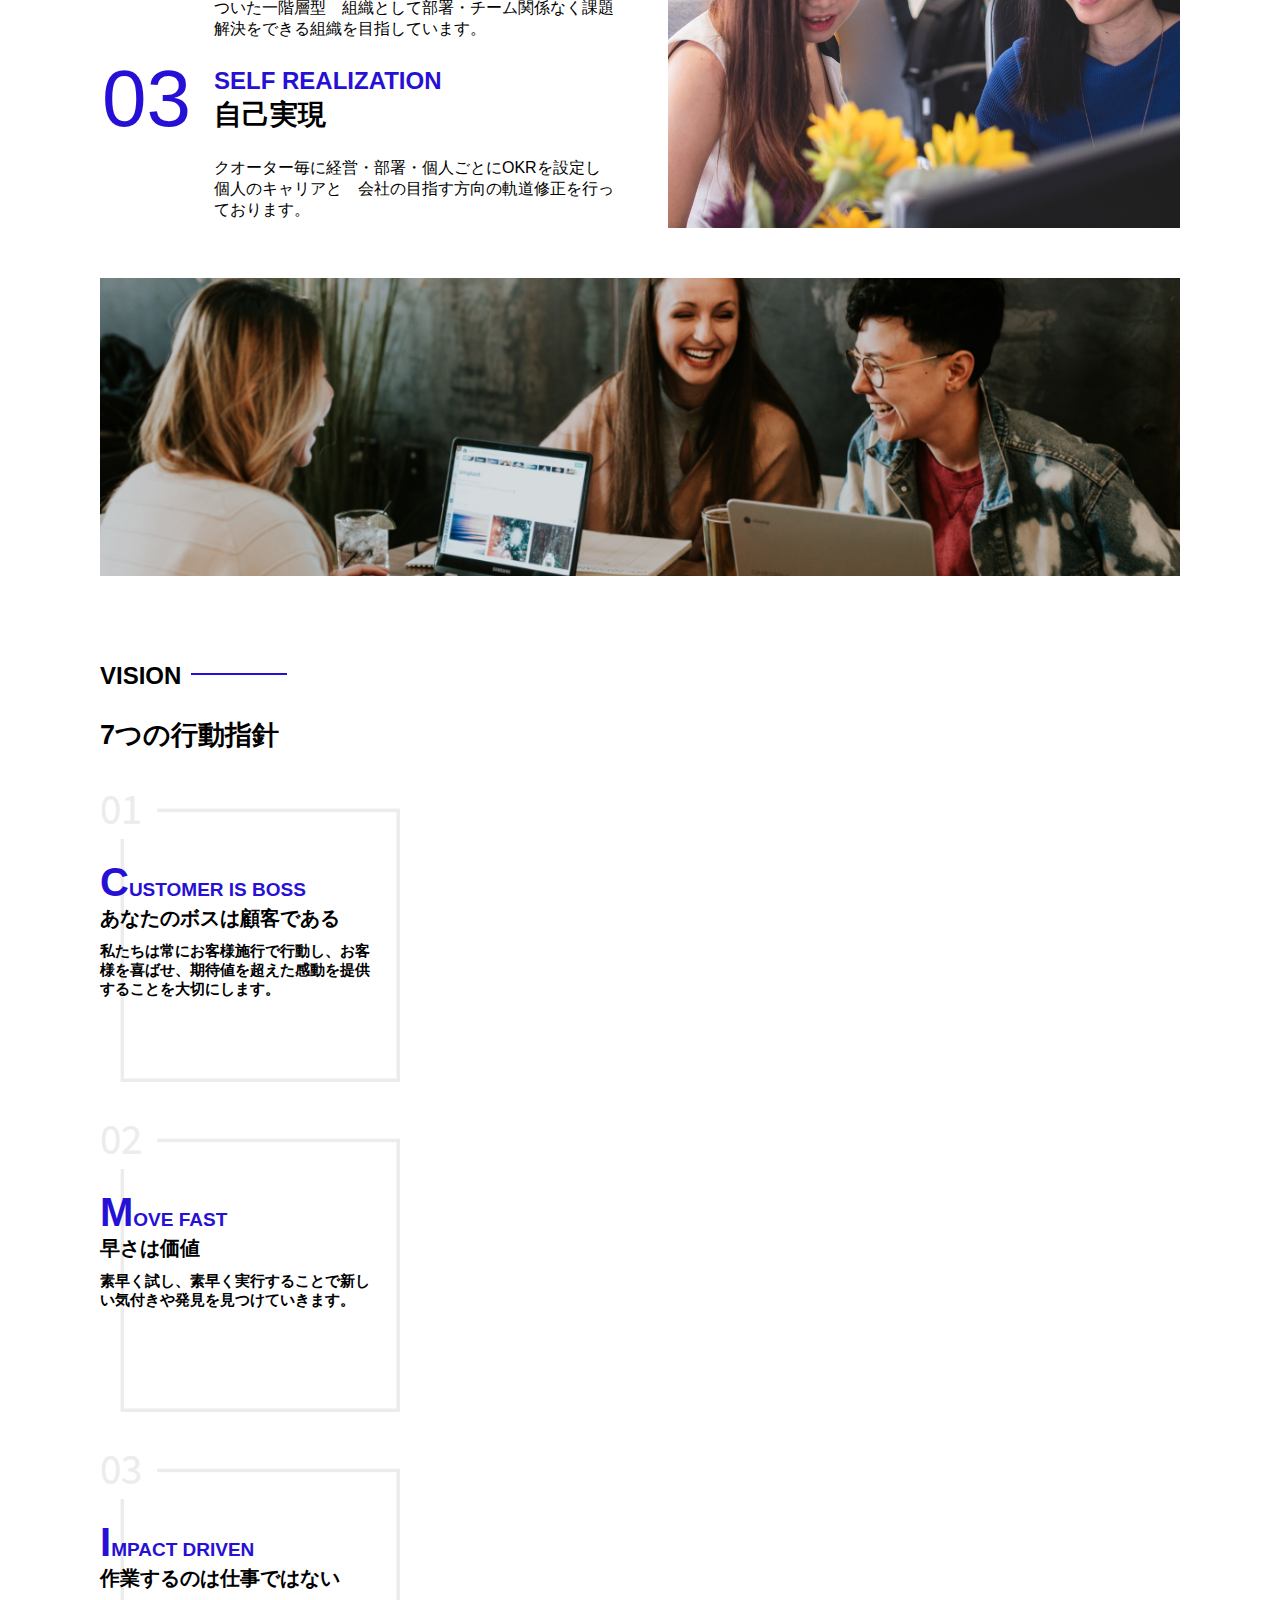
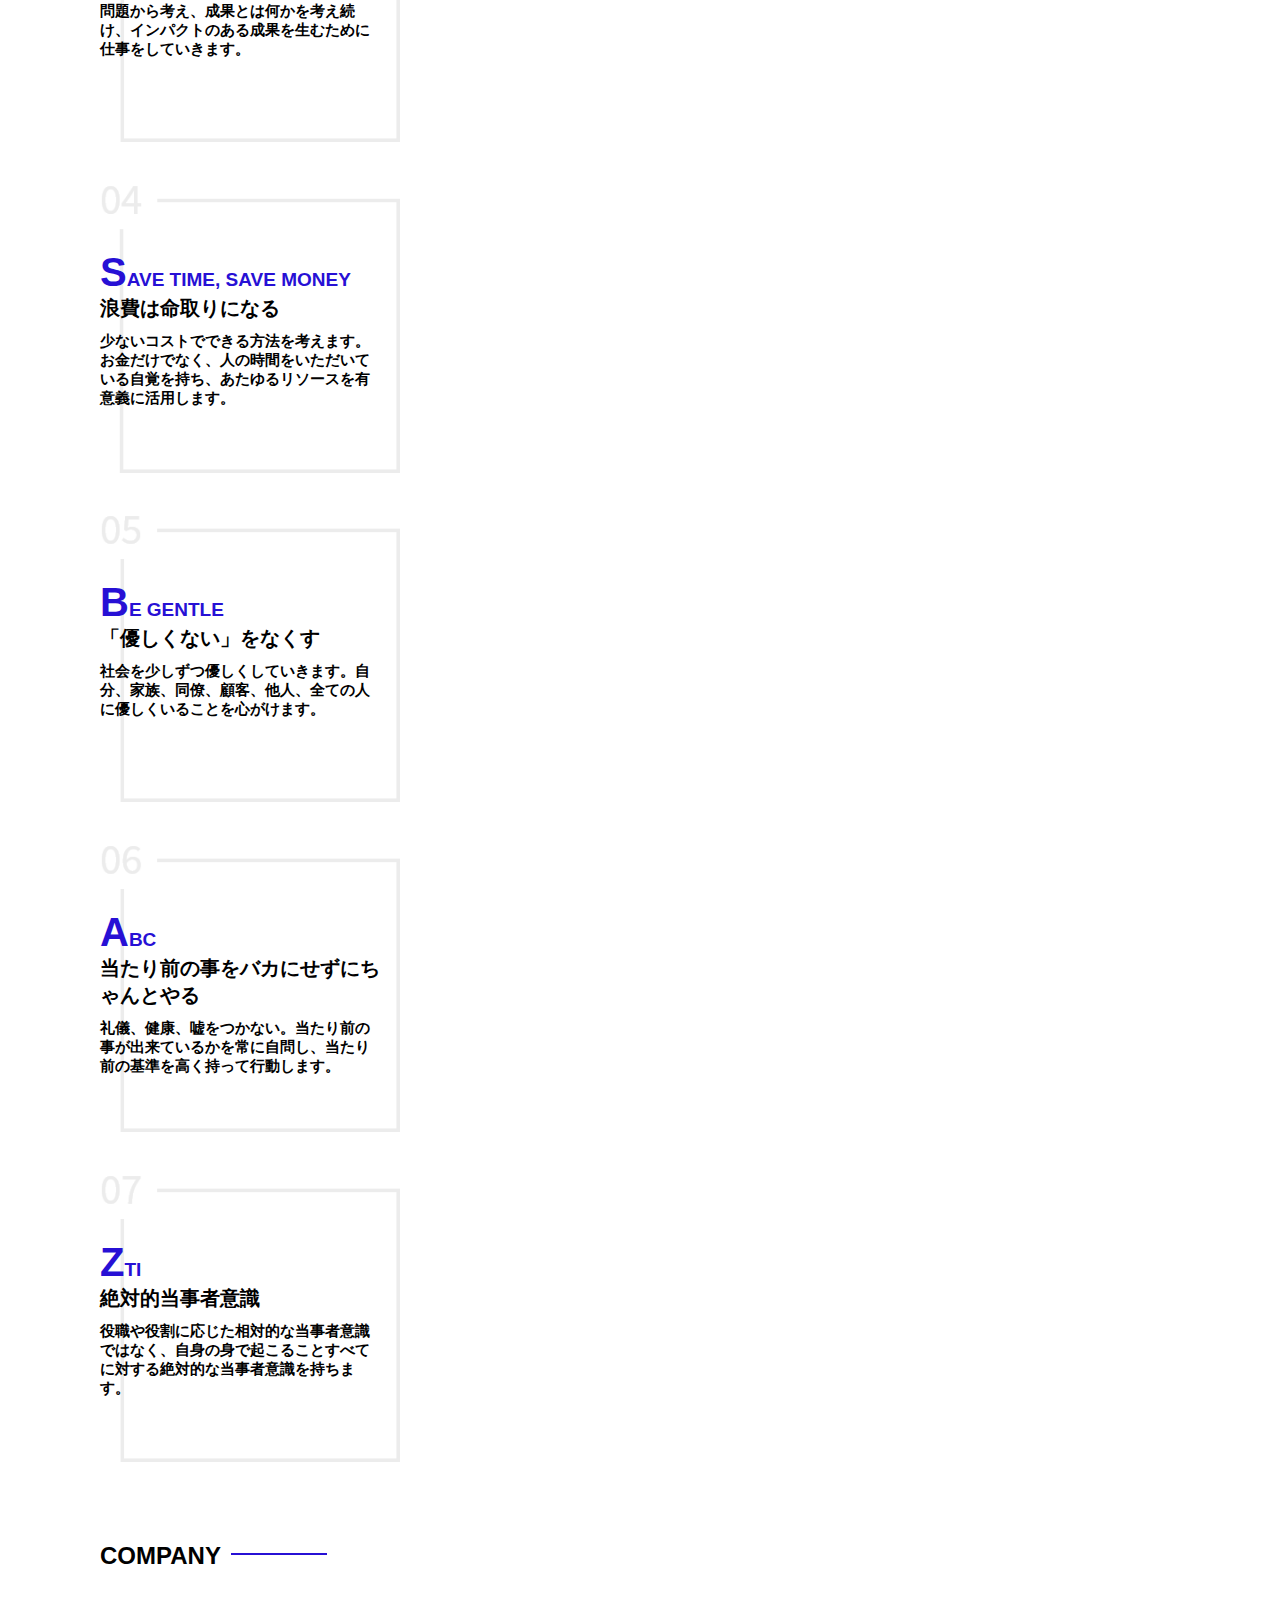
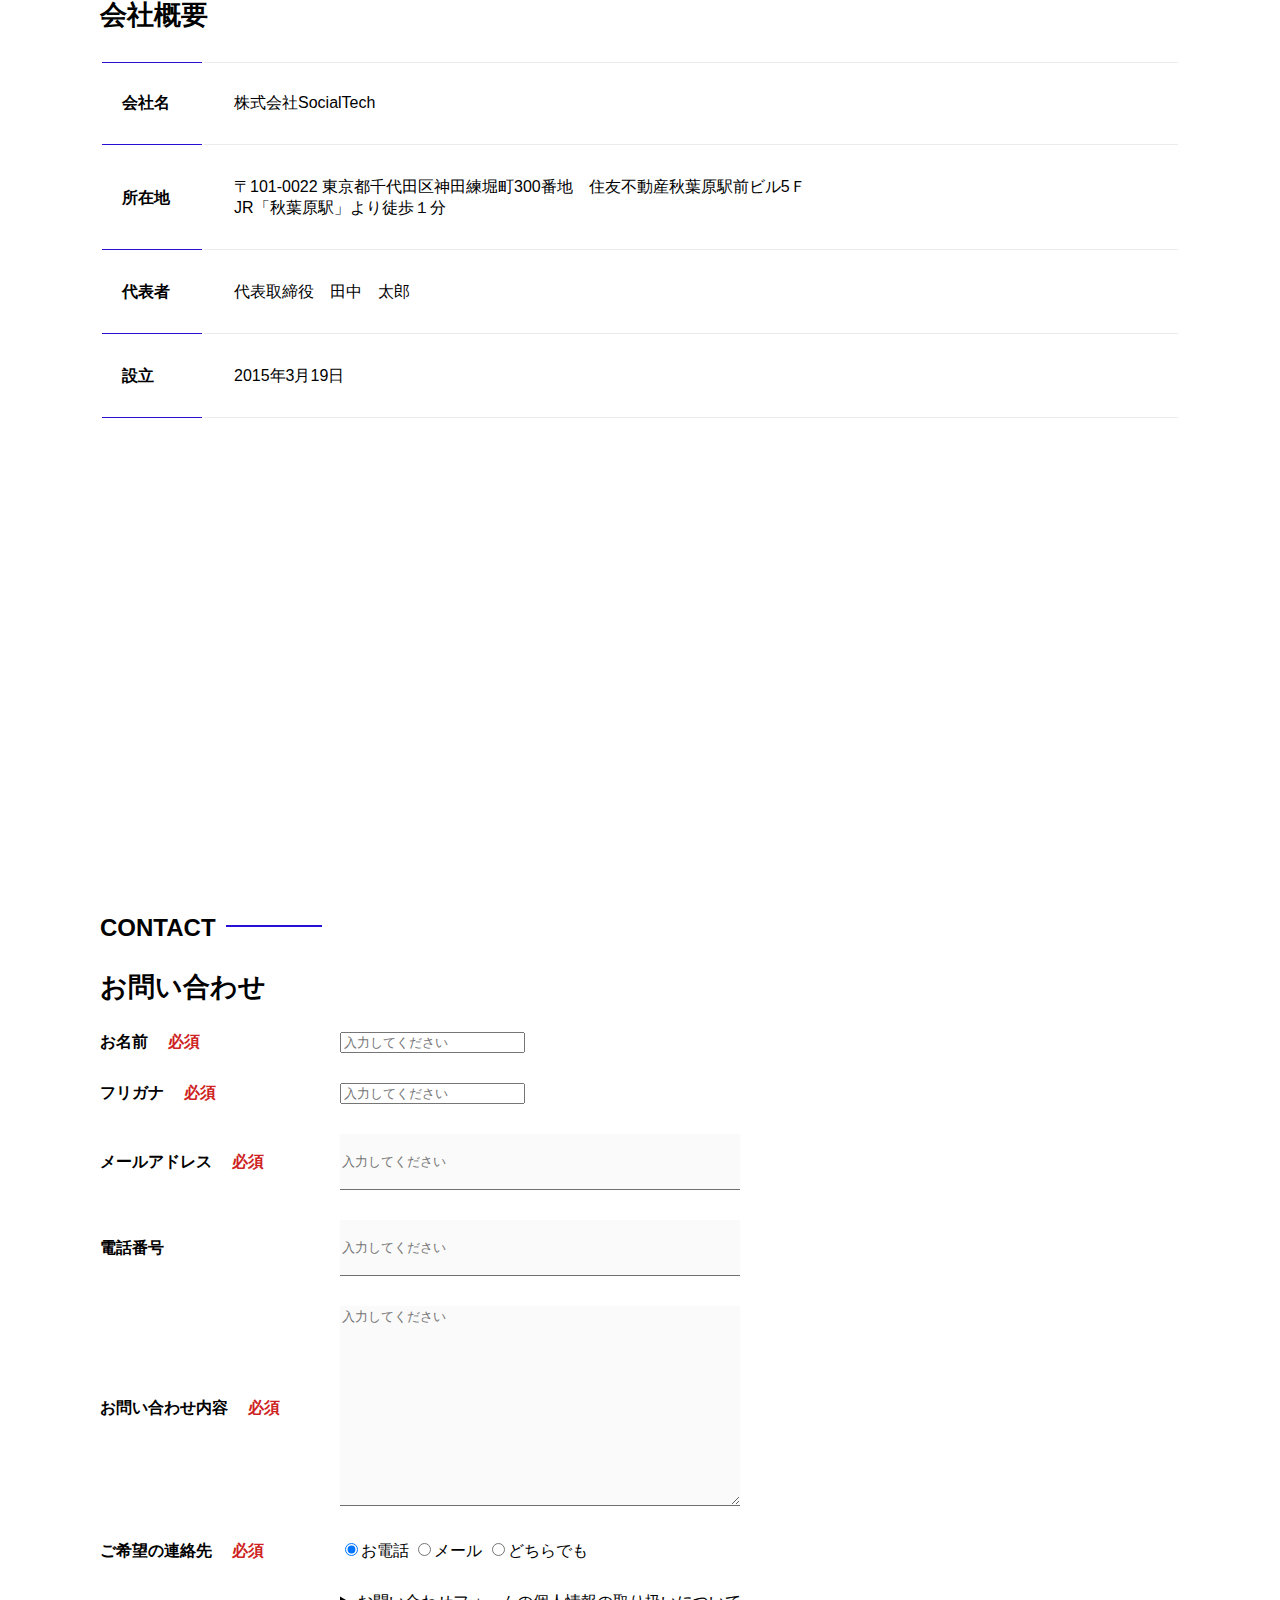
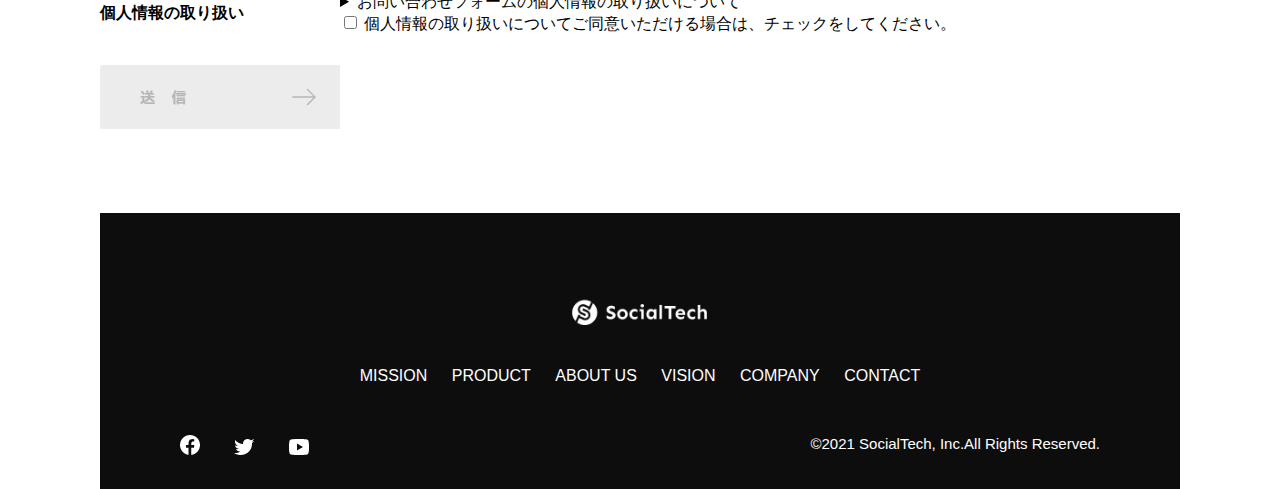
<file: kadai_tutorial_output/index.html>
<!DOCTYPE html>
<html>
    <head>
        <title>SocialTech</title>
        <meta charset="UTF-8">
        <meta name="description" content="SocialTechはEdTech業界のリーディングカンパニーを目指します。">
        <meta name="viewport" content="width=device-width, initial-scale=1.0"> 
        <link rel="stylesheet" href="style.css">

    </head>
    <body>
        <header>
            <a href="index.html" id="logo">
                <img src="images/logo.png" alt="トップページに戻る"> </a>

                <nav id="nav-pc">
                    <ul>
                        <li><a href="mission.html">MISSION</a></li>
                        <li><a href="product.html">PRODUCT</a></li>
                        <li><a href="index.html#aboutus">ABOUT US</a></li>
                        <li><a href="index.html#vision">VISION</a></li>
                        <li><a href="index.html#company">COMPANY</a></li>
                        <li><a href="index.html#contact">CONTACT</a></li>
                    </ul>
                </nav>
                
                <button id="menu-sp" onclick="document.getElementById('nav-sp').style.display='block'">
                    <img src="images/button-menu.png" alt="ナビゲーションを開く">
                </button>

            
            <div id="nav-sp">
                <button id="close" onclick="document.getElementById('nav-sp').style.display = 'none'">
                  <img src="images/button-close.png" alt="ナビゲーションを閉じる">
                </button>
        
                <nav>
                  <ul>
                    <li>
                      <a id="logo-sp" href="index.html" onclick="document.getElementById('nav-sp').style.display = 'none'"><img src="images/logo-sp.png" alt="トップページに戻る"></a>
                    </li>
                    <li><a class="menu" href="mission.html" onclick="document.getElementById('nav-sp').style.display = 'none'">MISSION</a></li>
                    <li><a class="menu" href="product.html" onclick="document.getElementById('nav-sp').style.display = 'none'">PRODUCT</a></li>
                    <li><a class="menu" href="index.html#aboutus" onclick="document.getElementById('nav-sp').style.display = 'none'">ABOUT US</a></li>
                    <li><a class="menu" href="index.html#vision" onclick="document.getElementById('nav-sp').style.display = 'none'">VISION</a></li>
                    <li><a class="menu" href="index.html#company" onclick="document.getElementById('nav-sp').style.display = 'none'">COMPANY</a></li>
                    <li><a class="menu" href="index.html#contact" onclick="document.getElementById('nav-sp').style.display = 'none'">CONTACT</a></li>
                  </ul>
                </nav>
                <div id="sns">
                    <a href="https://www.facebook.com/sejuku2013">
                      <img src="images/button-facebook.png" alt="Facebookのリンク">
                    </a>
                    <a href="https://twitter.com/samuraijuku">
                      <img src="images/button-twitter.png" alt="Twitterのリンク">
                    </a>
                    <a href="https://www.youtube.com/channel/UCCFOQO5aDK0xXam4cUQXT8g">
                      <img src="images/button-youtube.png" alt="YouTubeのリンク">
                    </a>
                  </div>
                </div>
            </header>
         <main>
            <article>
             <section id="main-visual">
                    <div id="main-message">
                        <h1>WORLD PEACE</h1>
                        <p>IT教育で世界平和を実現する実現する</p>
                    </div>
                    <img src="images/index/index-main.png" alt="PCの周りに集まる多国籍の仲間たち">
                </section>
                 <section id="=mission">
                    <h2 class="index-h2">MISSION</h2>
                    <div id="mission-flex">
                    <div>
                        <img id="mission-photo" src="images/index/index-mission.png"alt="屋外のベンチで写真を撮影する多国籍の仲間たち">
                        <h3>世界平和の実現</h3>
                        <p>
                            人類の悲願である世界平和。世界平和を脅かす様々な社会問題を解決するためには、イノベーションをどんどん起こしていく必要があります。SocialTechは、プログラミング教育を通してイノベーターを輩出することで、世界平和という大きなテーマに挑んでいきます。
                        </p>
                    </div>
                    <div>
                        <img id="s2dgs" src="images/index/s2dgs.png" alt="S2DGs">
                        <h3>S2DGsの実現</h3>
                        <p>国連が掲げる「Sustainable　Development　Goals　（持続可能な開発目標）」に含まれる１７つのグローバル目標のうち、以下の5つ目の実現をミッションとしてサービスを展開しています。</p>
                        <a href="mission.html">
                            <img src="images/button-more.png" alt="もっとみる">
                        </a>
                  </div>
                 </div>
                </section>

                <section id="product">
                    <h2 class="index-h2">PRODUCT</h2>
                    <div class="product-flex">
                        <div id="product-left">
                            <div>
                                <img class="product-photo" src="images/index/index-mantoman.png" alt="PCでコードを書く男性">
                                <div class="product-explain">
                                    <span>MAN TO MAN</span>
                                    <h3>プログラミング教育</h3>
                                    <p>2013年より日本で唯一の専属講師によるマンツーマンのプログラミングレッスンを開始。AI/人口知能やウェブデザインの学習も可能です。</p>
                                </div>
                            </div>
                            <div>
                                <img class="product-photo" src="images/index/index-career.png" alt="笑顔で話し合う2人の男性">
                                <div class="product-explain">
                                    <span>CAREER</span>
                                    <h3>人材紹介事業</h3>
                                    <p>エンジニアへの転職に特化した履歴書や職務経歴書のアドバイスや面接対策を行い、豊富な求人の中から最適なキャリア選択を支援します。</p>
                                </div>
                            </div>
                        </div>
                        <div id="product-right">
                              <div>
                                <img class="product-photo" src="images/index/index-media.png" alt="スマートフォンを操作する人">
                                <div class="product-explain">
                                  <span>MEDIA</span>
                                  <h3>プログラミング学習メディア</h3>
                                  <p>月間200万人に読まれる日本最大級のプログラミング学習サイト「SocialTech Blog」やYouTubeチャネルにて学習情報を発信しています。</p>
                                </div>
                              </div>
                              <div>
                                <img class="product-photo" src="images/index/index-b2b.png" alt="講演中の男性とそれを聴く人々">
                                <div class="product-explain">
                                    <span>B2B</span>
                                    <h3>法人研修事業</h3>
                                    <p>社員のスキルアップ・資格取得・福利厚生を目的としたプログラミング法人研修。貴社の事業モデルに合わせた研修内容の提案をします。</p>
                                </div>
                              </div>
                        </div>
                    </div>
                    <div id="product-more">
                        <a href="product.html">
                            <img src="images/button-more.png" alt="もっとみる">
                        </a>
                    </div>
                </section>

                <section id="aboutus">
                    <h2 class="index-h2">ABOUT US</h2>
                    <h3>3つの組織文化</h3>
                    <div>
                        <table class="culture-table">
                            <tr>
                                <td class="culture-num">01</td>
                                <th><span class="culture-en">FLEXIBLE</span><br>フレキシブル</th>
                            </tr>
                            <tr>
                                <td>

                                </td>
                                <td class="culture-description">リモートワーク、フルフレックス、副業推奨など1人1人が最大限のパフォーマンスを発揮できる柔軟な働き方を促進しています。</td>
                            </tr>
                            <tr>
                                <td class="culture-num">02</td>
                                <th><span class="culture-en">TEAL</span><br>ティール</th>
                            </tr>
                            <tr>
                                <td>

                                </td>
                                <td class="culture-description">会社全体を1つの生命体として捉え、お互いが深く結びついた一階層型　組織として部署・チーム関係なく課題解決をできる組織を目指しています。</td>
                            </tr>
                            <tr>
                                <td class="culture-num">03</td>
                                <th><span class="culture-en">SELF REALIZATION</span><br>自己実現</th>
                            </tr>
                            <tr>
                                <td>

                                </td>
                                <td class="culture-description">クオーター毎に経営・部署・個人ごとにOKRを設定し個人のキャリアと　会社の目指す方向の軌道修正を行っております。</td>
                            </tr>
                        </table>
                        <img class="culture-img" src="images/index/index-aboutus1.png" alt="笑顔で話し合う2人の女性">
                    </div>
                    <img class="culture-img2" src="images/index/index-aboutus2.png" alt="笑顔で話し合う３人の男女">
                </section>
                
                <section id="vision">
                    <h2 class="index-h2">VISION</h2>
                    <h3>7つの行動指針<h3>
                        <div>
                            <div class="vision-box">
                                <img src="images/index/vision-01.png" alt="01">
                                <div>
                                    <h4>CUSTOMER IS BOSS</h4>
                                    <h5>あなたのボスは顧客である</h5>
                                    <p>私たちは常にお客様施行で行動し、お客様を喜ばせ、期待値を超えた感動を提供することを大切にします。</p>
                                </div>
                             </div>
                            <div class="vision-box">
                                <img src="images/index/vision-02.png" alt="02">
                                <div>
                                    <h4>MOVE FAST</h4>
                                    <h5>早さは価値</h5>
                                    <p>素早く試し、素早く実行することで新しい気付きや発見を見つけていきます。</p>
                                </div>
                            </div>
                            <div class="vision-box">
                                <img src="images/index/vision-03.png" alt="03">
                                <div>
                                    <h4>IMPACT DRIVEN</h4>
                                    <h5>作業するのは仕事ではない</h5>
                                    <p>問題から考え、成果とは何かを考え続け、インパクトのある成果を生むために仕事をしていきます。</p>
                                </div>
                            </div>
                            <div class="vision-box">
                                <img src="images/index/vision-04.png" alt="04">
                                <div>
                                    <h4>SAVE TIME, SAVE MONEY</h4>
                                    <h5>浪費は命取りになる</h5>
                                    <p>少ないコストでできる方法を考えます。お金だけでなく、人の時間をいただいている自覚を持ち、あたゆるリソースを有意義に活用します。</p>
                                </div>
                            </div>
                            <div class="vision-box">
                              <img src="images/index/vision-05.png" alt="05">
                              <div>
                                <h4>BE GENTLE</h4>
                                <h5>「優しくない」をなくす</h5>
                                <p>社会を少しずつ優しくしていきます。自分、家族、同僚、顧客、他人、全ての人に優しくいることを心がけます。</p>
                              </div>
                            </div>
                            <div class="vision-box">
                                <img src="images/index/vision-06.png" alt="06">
                                <div>
                                    <h4>ABC</h4>
                                    <h5>当たり前の事をバカにせずにちゃんとやる</h5>
                                    <p>礼儀、健康、嘘をつかない。当たり前の事が出来ているかを常に自問し、当たり前の基準を高く持って行動します。</p>
                                </div>
                            </div>
                            <div class="vision-box">
                                <img src="images/index/vision-07.png" alt="07">
                                <div>
                                    <h4>ZTI</h4>
                                    <h5>絶対的当事者意識</h5>
                                    <p>役職や役割に応じた相対的な当事者意識ではなく、自身の身で起こることすべてに対する絶対的な当事者意識を持ちます。</p>
                                </div>
                            </div>
                        </div>
                </section>
                
                <section id="company">
                    <h2 class="index-h2">COMPANY</h2>
                    <h3>会社概要</h3>
                    <table id="company-table">
                        <tr>
                            <th class="tableheader tableheader-first">会社名</th>
                            <td class="cell cell-first">株式会社SocialTech</td>
                        </tr>
                        <tr>
                            <th class="tableheader">所在地</th>
                            <td class="cell">〒101-0022 東京都千代田区神田練堀町300番地　住友不動産秋葉原駅前ビル5Ｆ<br>JR「秋葉原駅」より徒歩１分</td>
                        </tr>
                        <tr>
                            <th class="tableheader">代表者</th>
                            <td class="cell">代表取締役　田中　太郎</td>
                        </tr>
                        <tr>
                            <th class="tableheader">設立</th>
                            <td class="cell">2015年3月19日</td>
                        </tr>
                    </table>
<iframe
 src="https://www.google.com/maps/embed?pb=!1m18!1m12!1m3!1d3240.0688551336807!2d139.7720776771055!3d35.69992317258124!2m3!1f0!2f0!3f0!3m2!1i1024!2i768!4f13.1!3m3!1m2!1s0x60188fee13660e23%3A0x77137876edf742ac!2z5L2P5Y-L5LiN5YuV55Sj56eL6JGJ5Y6f6aeF5YmN44OT44Or!5e0!3m2!1sja!2sjp!4v1704858013291!5m2!1sja!2sjp"
 style="border: 0" allowfullscreen=""loading="lazy">
</iframe>
                </section>
                
                <section id="contact">
                    <h2 class="index-h2">CONTACT</h2>
                    <h3>お問い合わせ</h3>
                    <form>
                        <div>
                            <div class="contact-heading">
                                <label class="contact-label">お名前<span class="contact-span">必須</span></label>
                            </div>
                            <div>
                                <input type="text" name="name" placeholder="入力してください"　class="contact-textbox">
                            </div>
                        </div>
                         <div>
                            <div class="contact-heading">
                                <label class="contact-label">フリガナ<span class="contact-span">必須</span></label>
                            </div>
                           <div>
                            <input type="text" name="hurigana" placeholder="入力してください"　class="contact-textbox">
                           </div>
                        </div>
                        <div>
                            <div class="contact-heading">
                                <label class="contact-label">メールアドレス<span class="contact-span">必須</span></label>
                            </div>
                            <div>
                                <input type="text" name="email" placeholder="入力してください" class="contact-textbox">
                              </div>
                            </div>
                            <div>
                              <div class="contact-heading">
                                <label class="contact-label">電話番号</label>
                              </div>
                              <div>
                                <input type="text" name="tel" placeholder="入力してください" class="contact-textbox">
                              </div>
                        </div>
                        <div>
                            <div class="contact-heading">
                              <label class="contact-label">お問い合わせ内容<span class="contact-span">必須</span></label>
                            </div>
                            <div>
                              <textarea class="contact-textarea" placeholder="入力してください" name="message"></textarea>
                            </div>
                        </div>
                       <div> 
                         <div class="contact-heading">
                           <label class="contact-label">ご希望の連絡先<span class="contact-span">必須</span></label>
                         </div>
                       <div>
                         <input class="radiobutton" type="radio" value="tel" name="contact" checked><label>お電話</label>
                         <input class="radiobutton" type="radio" value="mail" name="contact"><label>メール</label>
                        <input class="radiobutton" type="radio" value="both" name="contact"><label>どちらでも</label>
                      </div>
                    </div> 
                       <div>
                        <div class="contact-heading">
                            <label class="contact-label">個人情報の取り扱い</label>
                          </div>
                          <div>
                            <details>
                              <summary>お問い合わせフォームの個人情報の取り扱いについて</summary>
                              <div>
                                <dl>
                                  <dt>１．組織の名称又は氏名</dt>
                                  <dd>株式会社SocialTech</dd>
                                  <dt>２．個人情報保護管理者（若しくはその代理人）の氏名又は職名、所属及び連絡先</dt>
                                  <dd>
                                    <p>鈴木 一郎 コーポレート部</p>
                                    <p>メールアドレス：samurai@example.com</p>
                                    <p>TEL：03-1234-5678</p>
                                  </dd>
                                  <dt>３．個人情報の利用目的</dt>
                                  <dd>
                                    <ul>
                                      <li>本サービス及び本サービスに関連する情報の提供又はそれらに関する連絡のため</li>
                                      <li>ユーザーの本人確認のため</li>
                                      <li>当社サービスのご案内のため</li>
                                      <li>当社の商品等の広告または宣伝（電子メールによるものを含むものとします。）</li>
                                    </ul>
                                  </dd>
                                  <dt>４．個人情報の取り扱い業務の委託</dt>
                                  <dd>個人情報の取扱業務の全部または一部を外部に業務委託する場合があります。その際、弊社は、個人情報を適切に保護できる管理体制を敷き実行していることを条件として委託先を厳選したうえで、機密保持契約を委託先と締結し、お客様の個人情報を厳密に管理させます。</dd>
                                  <dt>５．個人情報の開示等の請求</dt>
                                  <dd>
                                    お客様は、弊社に対してご自身の個人情報の開示等（利用目的の通知、開示、内容の訂正・追加・削除、利用の停止または消去、第三者への提供の停止）に関して、当社問合わせ窓口に申し出ることができます。<br>
                                    その際、弊社はお客様ご本人を確認させていただいたうえで、合理的な期間内に対応いたします。<br>
                                    なお、個人情報に関する弊社問合わせ先は、次の通りです。
                                  </dd>
                                  <dd>
                                    <p>株式会社SocialTech　個人情報問合せ窓口</p>
                                    <p>〒150-0043　東京都千代田区神田練塀町300番地 住友不動産秋葉原駅前ビル5F</p>
                                    <p>メールアドレス：samurai@example.com　TEL：03-1234-5678</p>
                                  </dd>
            
                                  <dt>６．個人情報を提供されることの任意性について</dt>
                                  <dd>お客様がご自身の個人情報を弊社に提供されるか否かは、お客様のご判断によりますが、もしご提供されない場合には、適切なサービスが提供できない場合がありますので予めご了承ください。</dd>
                                </dl>
                              </div>
                            </details>
                            <input type="checkbox" name="agree">
                            <span>個人情報の取り扱いについてご同意いただける場合は、チェックをしてください。</span>
                          </div>
                       </div>
                       <input type="image" src="images/button-submit.png" alt="送信する">
                    </form>
                </section>
            </article>
        </main>

        <footer>
            <div id="footer-logo">
                <img src="images/logo-sp.png" alt="SocialTech">
            </div>
            <div id="footer-link">
                <a href="mission.html">MISSION</a>
                <a href="product.html">PRODUCT</a>
                <a href="index.html">ABOUT US</a>
                <a href="index.html">VISION</a>
                <a href="index.html">COMPANY</a>
                <a href="index.html">CONTACT</a>
            </div>
            <div id="sns-footer">
                <div class="sns-btns">
                    <a href="https://www.facebook.com/sejuku2013"><img src="images/button-facebook.png" alt="Facebookのリンク"></a>
                    <a href="https://twitter.com/samuraijuku"><img src="images/button-twitter.png" alt="Twitterのリンク"></a>
                    <a href="https://www.youtube.com/channel/UCCFOQO5aDK0xXam4cUQXT8g"><img src="images/button-youtube.png" alt="YouTubeのリンク"></a>
                </div>
                <p id="copyright">&copy;2021 SocialTech, Inc.All Rights Reserved.</p>
            </div>
        </footer>
    </body>
</html>
</file>
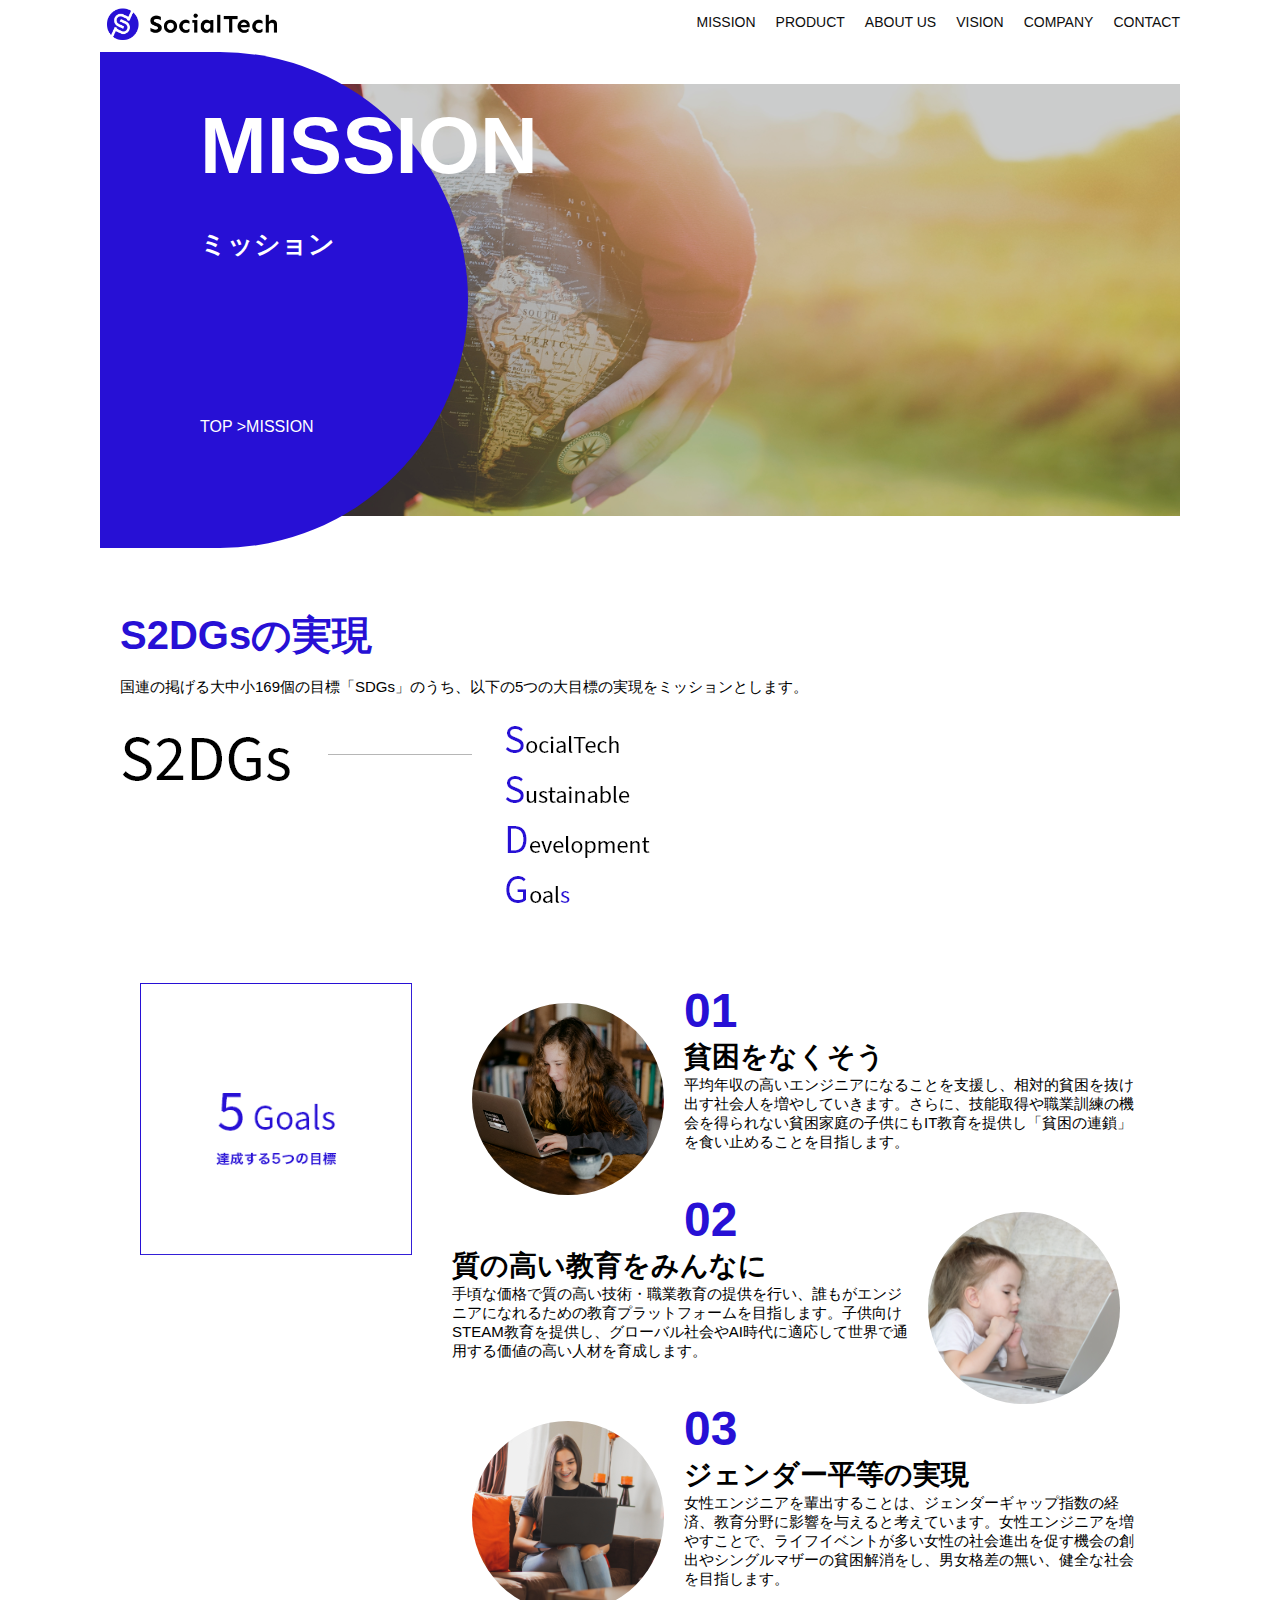
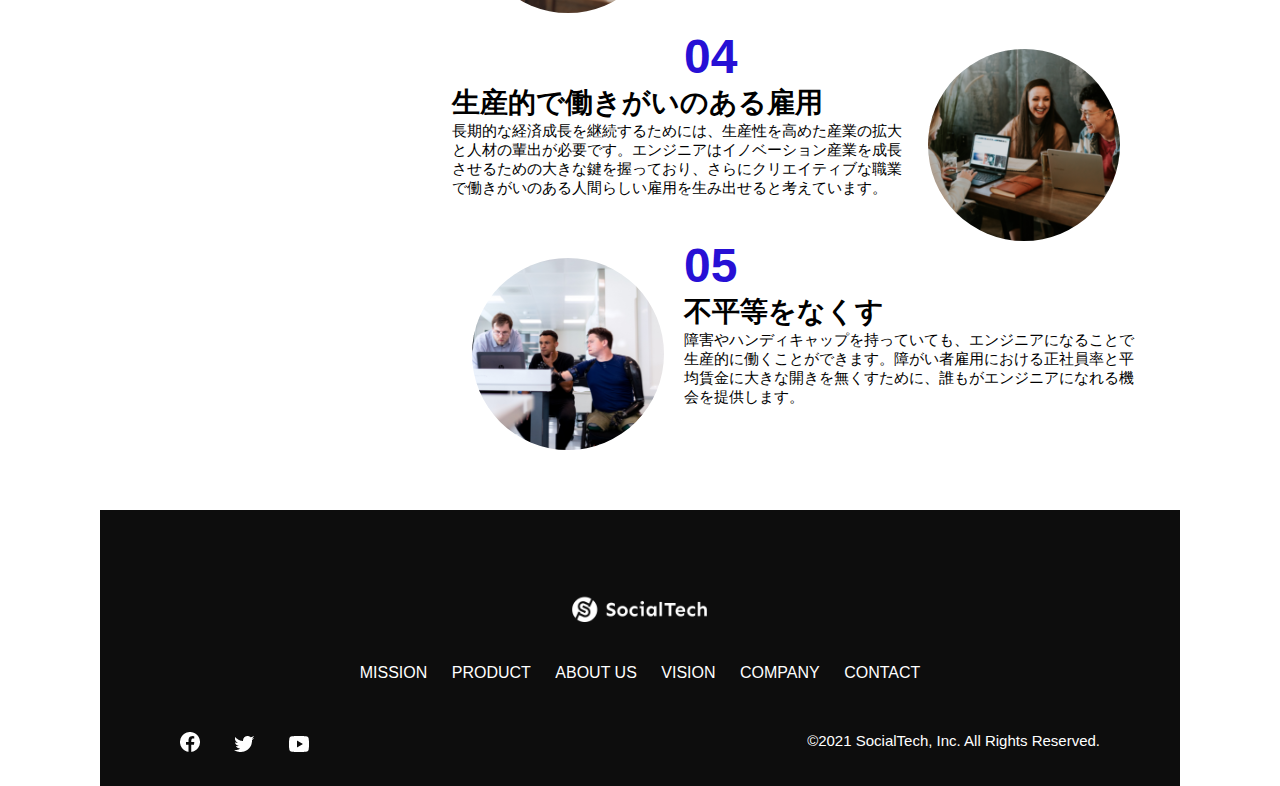
<file: mission.html>
<!DOCTYPE html>
<html>
  <head>
    <title>SocialTech - MISSION ミッション-</title>
    <meta charset="utf-8">
    <meta name="description" content="SocialTechが目指す５つの目標（S2DGs）を紹介します">
    <meta name="viewport" content="width=device-width, initial-scale=1.0">
    <link rel="stylesheet" href="style.css">
  </head>

  <body>
    <!-- ヘッダー -->
    <header>
      <!-- ロゴ -->
      <a href="index.html" id="logo">
        <img src="images/logo.png" alt="トップページに戻る">
      </a>

      <!-- PC用ナビゲーション -->
      <nav id="nav-pc">
        <ul>
          <li><a href="mission.html">MISSION</a></li>
          <li><a href="product.html">PRODUCT</a></li>
          <li><a href="index.html#aboutus">ABOUT US</a></li>
          <li><a href="index.html#vision">VISION</a></li>
          <li><a href="index.html#company">COMPANY</a></li>
          <li><a href="index.html#contact">CONTACT</a></li>
        </ul>
      </nav>

      <!-- スマホ用メニューボタン -->
      <button id="menu-sp" onclick="document.getElementById('nav-sp').style.display = 'block'">
        <img src="images/button-menu.png" alt="ナビゲーションを開く">
      </button>

      <!-- スマホ用ナビゲーション -->
      <div id="nav-sp">
        <button id="close" onclick="document.getElementById('nav-sp').style.display = 'none'">
          <img src="images/button-close.png" alt="ナビゲーションを閉じる">
        </button>

        <nav>
          <ul>
            <li>
              <a id="logo-sp" href="index.html" onclick="document.getElementById('nav-sp').style.display = 'none'"><img src="images/logo-sp.png" alt="トップページに戻る"></a>
            </li>
            <li><a class="menu" href="mission.html" onclick="document.getElementById('nav-sp').style.display = 'none'">MISSION</a></li>
            <li><a class="menu" href="product.html" onclick="document.getElementById('nav-sp').style.display = 'none'">PRODUCT</a></li>
            <li><a class="menu" href="index.html#aboutus" onclick="document.getElementById('nav-sp').style.display = 'none'">ABOUT US</a></li>
            <li><a class="menu" href="index.html#vision" onclick="document.getElementById('nav-sp').style.display = 'none'">VISION</a></li>
            <li><a class="menu" href="index.html#company" onclick="document.getElementById('nav-sp').style.display = 'none'">COMPANY</a></li>
            <li><a class="menu" href="index.html#contact" onclick="document.getElementById('nav-sp').style.display = 'none'">CONTACT</a></li>
          </ul>
        </nav>
        <div id="sns">
          <a href="https://www.facebook.com/sejuku2013">
            <img src="images/button-facebook.png" alt="Facebookのリンク">
          </a>
          <a href="https://twitter.com/samuraijuku">
            <img src="images/button-twitter.png" alt="Twitterのリンク">
          </a>
          <a href="https://www.youtube.com/channel/UCCFOQO5aDK0xXam4cUQXT8g">
            <img src="images/button-youtube.png" alt="YouTubeのリンク">
          </a>
        </div>
      </div>
    </header>

    <main>
      <article>
        <section id="mission-main">
            <div class="mission-main-inner">
              <div id="mission-title">
                <h1>MISSION <br><span>ミッション</span></h1>
                <p>TOP >MISSION</p> 
              </div>
            </div>
        </section>

        <section id="mission-s2dgs">
          <h2 class="mission-h2">S2DGsの実現</h2>
          <p>国連の掲げる大中小169個の目標「SDGs」のうち、以下の5つの大目標の実現をミッションとします。</p>
          <img src="images/mission/mission-s2dgs.png" alt="S2DGs">
        </section>

        <section id="mission-five-goals">
          <div class="five-goals-image">
            <img src="images/mission/mission-5goals.png" alt="5Goals">
          </div>
          <div class="five-goals-read">
            <div>
              <img class="fivegoals-image-left" src="images/mission/mission-5goals01.png" alt="PCを操作する女の子">
              <span class="fivegoals-number">01</span>
              <h3 class="fivegoals-h3">貧困をなくそう</h3>
              <p class="fivegoals-p">平均年収の高いエンジニアになることを支援し、相対的貧困を抜け出す社会人を増やしていきます。さらに、技能取得や職業訓練の機会を得られない貧困家庭の子供にもIT教育を提供し「貧困の連鎖」を食い止めることを目指します。</p>
            </div>
            <div>
              <img class="fivegoals-image-right" src="images/mission/mission-5goals02.png" alt="PCを見つめる小さい女の子">
              <span class="fivegoals-number">02</span>
              <h3 class="fivegoals-h3">質の高い教育をみんなに</h3>
              <p class="fivegoals-p">手頃な価格で質の高い技術・職業教育の提供を行い、誰もがエンジニアになれるための教育プラットフォームを目指します。子供向けSTEAM教育を提供し、グローバル社会やAI時代に適応して世界で通用する価値の高い人材を育成します。</p>
            </div>
            <div>
              <img class="fivegoals-image-left" src="images/mission/mission-5goals03.png" alt="PCを操作する女性">
              <span class="fivegoals-number">03</span>
              <h3 class="fivegoals-h3">ジェンダー平等の実現</h3>
              <p class="fivegoals-p">女性エンジニアを輩出することは、ジェンダーギャップ指数の経済、教育分野に影響を与えると考えています。女性エンジニアを増やすことで、ライフイベントが多い女性の社会進出を促す機会の創出やシングルマザーの貧困解消をし、男女格差の無い、健全な社会を目指します。</p>
            </div>
            <div>
              <img class="fivegoals-image-right" src="images/mission/mission-5goals04.png" alt="笑顔で話し合う3人の男女">
              <span class="fivegoals-number">04</span>
              <h3 class="fivegoals-h3">生産的で働きがいのある雇用</h3>
              <p class="fivegoals-p">長期的な経済成長を継続するためには、生産性を高めた産業の拡大と人材の輩出が必要です。エンジニアはイノベーション産業を成長させるための大きな鍵を握っており、さらにクリエイティブな職業で働きがいのある人間らしい雇用を生み出せると考えています。</p>
            </div>
            <div>
              <img class="fivegoals-image-left" src="images/mission/mission-5goals05.png" alt="障害を持つ男性が生き生きと働く様子">
              <span class="fivegoals-number">05</span>
              <h3 class="fivegoals-h3">不平等をなくす</h3>
              <p class="fivegoals-p">障害やハンディキャップを持っていても、エンジニアになることで生産的に働くことができます。障がい者雇用における正社員率と平均賃金に大きな開きを無くすために、誰もがエンジニアになれる機会を提供します。</p>
            </div>
          </div>
        </section>
      </article>
    </main>

    <footer>
      <div id="footer-logo">
        <img src="images/logo-sp.png" alt="SocialTech">
      </div>
      <div id="footer-link">
        <a href="mission.html">MISSION</a>
        <a href="product.html">PRODUCT</a>
        <a href="index.html#aboutus">ABOUT US</a>
        <a href="index.html#vision">VISION</a>
        <a href="index.html#company">COMPANY</a>
        <a href="index.html#contact">CONTACT</a>
      </div>
      <div id="sns-footer">
        <div class="sns-btns">
          <a href="https://www.facebook.com/sejuku2013"><img src="images/button-facebook.png" alt="Facebookのリンク"></a>
          <a href="https://twitter.com/samuraijuku"><img src="images/button-twitter.png" alt="Twitterのリンク"></a>
          <a href="https://www.youtube.com/channel/UCCFOQO5aDK0xXam4cUQXT8g"><img src="images/button-youtube.png" alt="YouTubeのリンク"></a>
        </div>
        <p id="copyright">&copy;2021 SocialTech, Inc. All Rights Reserved.</p>
      </div>
    </footer>

  </body>
</html>
</file>
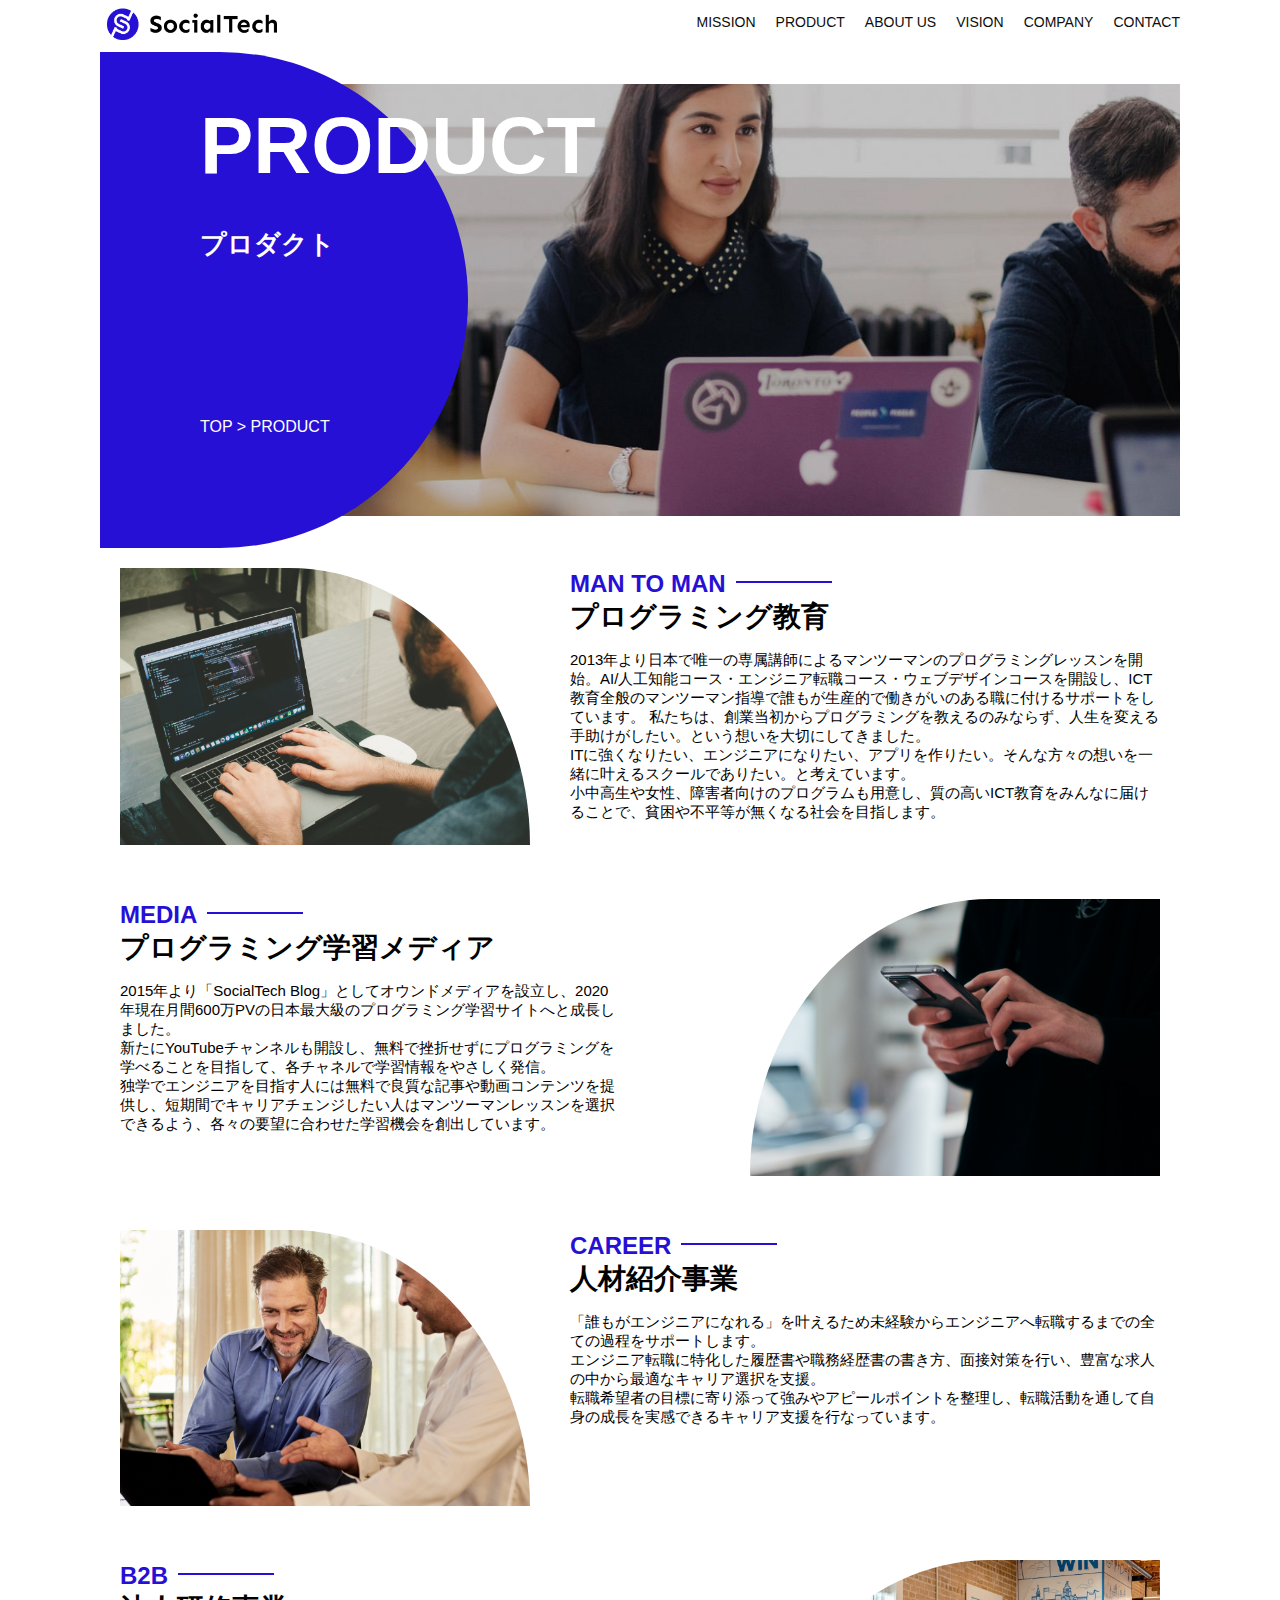
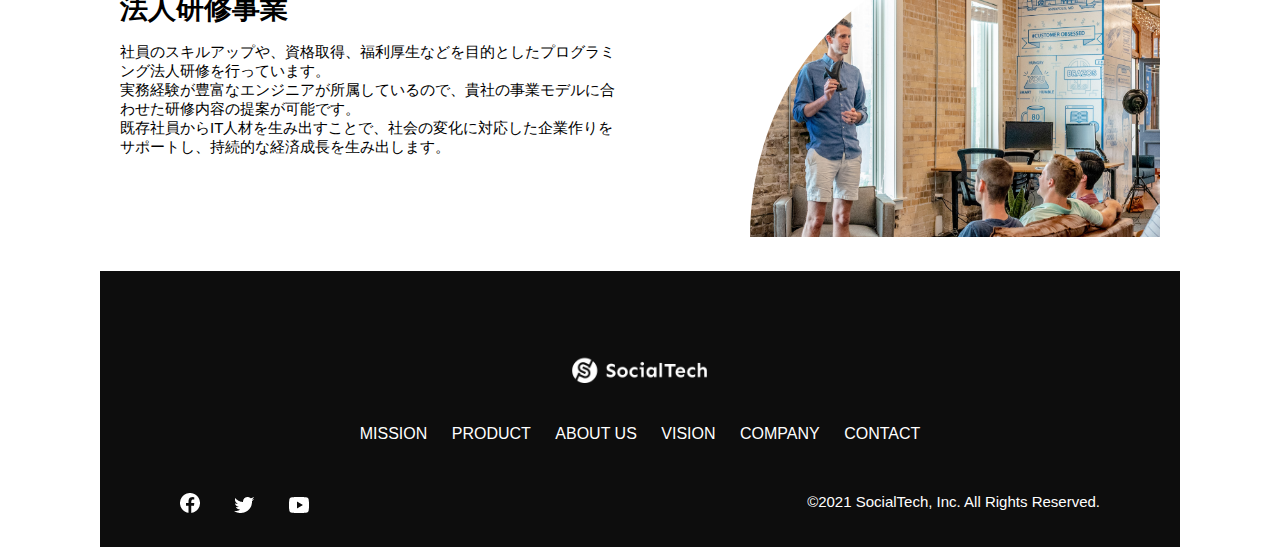
<file: product.html>
<!DOCTYPE html>
<html>
  <head>
    <title>SocialTech -PRODUCT プロダクト-</title>
    <meta charset="utf-8">
    <meta name="description" content="SocialTechの４つのプロダクトを紹介します">
    <meta name="viewport" content="width=device-width, initial-scale=1.0">
    <link rel="stylesheet" href="style.css">
  </head>

  <body>
    <!-- ヘッダー -->
    <header>
      <!-- ロゴ -->
      <a href="index.html" id="logo">
        <img src="images/logo.png" alt="トップページに戻る">
      </a>

      <!-- PC用ナビゲーション -->
      <nav id="nav-pc">
        <ul>
          <li><a href="mission.html">MISSION</a></li>
          <li><a href="product.html">PRODUCT</a></li>
          <li><a href="index.html#aboutus">ABOUT US</a></li>
          <li><a href="index.html#vision">VISION</a></li>
          <li><a href="index.html#company">COMPANY</a></li>
          <li><a href="index.html#contact">CONTACT</a></li>
        </ul>
      </nav>

      <!-- スマホ用メニューボタン -->
      <button id="menu-sp" onclick="document.getElementById('nav-sp').style.display = 'block'">
        <img src="images/button-menu.png" alt="ナビゲーションを開く">
      </button>

      <!-- スマホ用ナビゲーション -->
      <div id="nav-sp">
        <button id="close" onclick="document.getElementById('nav-sp').style.display = 'none'">
          <img src="images/button-close.png" alt="ナビゲーションを閉じる">
        </button>

        <nav>
          <ul>
            <li>
              <a id="logo-sp" href="index.html" onclick="document.getElementById('nav-sp').style.display = 'none'"><img src="images/logo-sp.png" alt="トップページに戻る"></a>
            </li>
            <li><a class="menu" href="mission.html" onclick="document.getElementById('nav-sp').style.display = 'none'">MISSION</a></li>
            <li><a class="menu" href="product.html" onclick="document.getElementById('nav-sp').style.display = 'none'">PRODUCT</a></li>
            <li><a class="menu" href="index.html#aboutus" onclick="document.getElementById('nav-sp').style.display = 'none'">ABOUT US</a></li>
            <li><a class="menu" href="index.html#vision" onclick="document.getElementById('nav-sp').style.display = 'none'">VISION</a></li>
            <li><a class="menu" href="index.html#company" onclick="document.getElementById('nav-sp').style.display = 'none'">COMPANY</a></li>
            <li><a class="menu" href="index.html#contact" onclick="document.getElementById('nav-sp').style.display = 'none'">CONTACT</a></li>
          </ul>
        </nav>
        <div id="sns">
          <a href="https://www.facebook.com/sejuku2013">
            <img src="images/button-facebook.png" alt="Facebookのリンク">
          </a>
          <a href="https://twitter.com/samuraijuku">
            <img src="images/button-twitter.png" alt="Twitterのリンク">
          </a>
          <a href="https://www.youtube.com/channel/UCCFOQO5aDK0xXam4cUQXT8g">
            <img src="images/button-youtube.png" alt="YouTubeのリンク">
          </a>
        </div>
      </div>
    </header>

    <main>
      <article>
        <section id="product-main">
            <div class="product-main-inner">
                <div id="product-title">
                    <h1>PRODUCT <br><span>プロダクト</span></h1>
                    <p>TOP > PRODUCT</p>
                </div>
            </div>
        </section>

        <section class="product-section product-section-left">
            <div class="product-section-img">
              <img src="images/product/product-mantoman.png" alt="PCでコードを書く男性">
            </div>
            <div class="product-read">
              <h2 class="product-h2">MAN TO MAN</h2>
              <h3 class="product-h3">プログラミング教育</h3>
              <p>
                2013年より日本で唯一の専属講師によるマンツーマンのプログラミングレッスンを開始。AI/人工知能コース・エンジニア転職コース・ウェブデザインコースを開設し、ICT教育全般のマンツーマン指導で誰もが生産的で働きがいのある職に付けるサポートをしています。 私たちは、創業当初からプログラミングを教えるのみならず、人生を変える手助けがしたい。という想いを大切にしてきました。<br>ITに強くなりたい、エンジニアになりたい、アプリを作りたい。そんな方々の想いを一緒に叶えるスクールでありたい。と考えています。<br>小中高生や女性、障害者向けのプログラムも用意し、質の高いICT教育をみんなに届けることで、貧困や不平等が無くなる社会を目指します。
              </p>
            </div>
          </section>
  
          <section class="product-section product-section-right">
            <div class="product-read">
              <h2 class="product-h2">MEDIA</h2>
              <h3 class="product-h3">プログラミング学習メディア</h3>
              <p>2015年より「SocialTech Blog」としてオウンドメディアを設立し、2020年現在月間600万PVの日本最大級のプログラミング学習サイトへと成長しました。<br>新たにYouTubeチャンネルも開設し、無料で挫折せずにプログラミングを学べることを目指して、各チャネルで学習情報をやさしく発信。<br>独学でエンジニアを目指す人には無料で良質な記事や動画コンテンツを提供し、短期間でキャリアチェンジしたい人はマンツーマンレッスンを選択できるよう、各々の要望に合わせた学習機会を創出しています。</p>
            </div>
            <div class="product-section-img">
              <img src="images/product/product-media.png" alt="スマートフォンを操作する人">
            </div>
          </section>
  
          <section class="product-section product-section-left">
            <div class="product-section-img">
              <img src="images/product/product-career.png" alt="笑顔で話し合う2人の男性">
            </div>
            <div class="product-read">
              <h2 class="product-h2">CAREER</h2>
              <h3 class="product-h3">人材紹介事業</h3>
              <p>「誰もがエンジニアになれる」を叶えるため未経験からエンジニアへ転職するまでの全ての過程をサポートします。<br>エンジニア転職に特化した履歴書や職務経歴書の書き方、面接対策を行い、豊富な求人の中から最適なキャリア選択を支援。<br>転職希望者の目標に寄り添って強みやアピールポイントを整理し、転職活動を通して自身の成長を実感できるキャリア支援を行なっています。<br></p>
            </div>
          </section>
  
          <section class="product-section product-section-right">
            <div class="product-read">
              <h2 class="product-h2">B2B</h2>
              <h3 class="product-h3">法人研修事業</h3>
              <p>社員のスキルアップや、資格取得、福利厚生などを目的としたプログラミング法人研修を行っています。<br>実務経験が豊富なエンジニアが所属しているので、貴社の事業モデルに合わせた研修内容の提案が可能です。<br>既存社員からIT人材を生み出すことで、社会の変化に対応した企業作りをサポートし、持続的な経済成長を生み出します。</p>
            </div>
            <div class="product-section-img">
              <img src="images/product/product-b2b.png" alt="講演中の男性とそれを聴く人々">
            </div>
          </section>
      </article>
    </main>

    <footer>
      <div id="footer-logo">
        <img src="images/logo-sp.png" alt="SocialTech">
      </div>
      <div id="footer-link">
        <a href="mission.html">MISSION</a>
        <a href="product.html">PRODUCT</a>
        <a href="index.html#aboutus">ABOUT US</a>
        <a href="index.html#vision">VISION</a>
        <a href="index.html#company">COMPANY</a>
        <a href="index.html#contact">CONTACT</a>
      </div>
      <div id="sns-footer">
        <div class="sns-btns">
          <a href="https://www.facebook.com/sejuku2013"><img src="images/button-facebook.png" alt="Facebookのリンク"></a>
          <a href="https://twitter.com/samuraijuku"><img src="images/button-twitter.png" alt="Twitterのリンク"></a>
          <a href="https://www.youtube.com/channel/UCCFOQO5aDK0xXam4cUQXT8g"><img src="images/button-youtube.png" alt="YouTubeのリンク"></a>
        </div>
        <p id="copyright">&copy;2021 SocialTech, Inc. All Rights Reserved.</p>
      </div>
    </footer>
    
  </body>
</html>
</file>
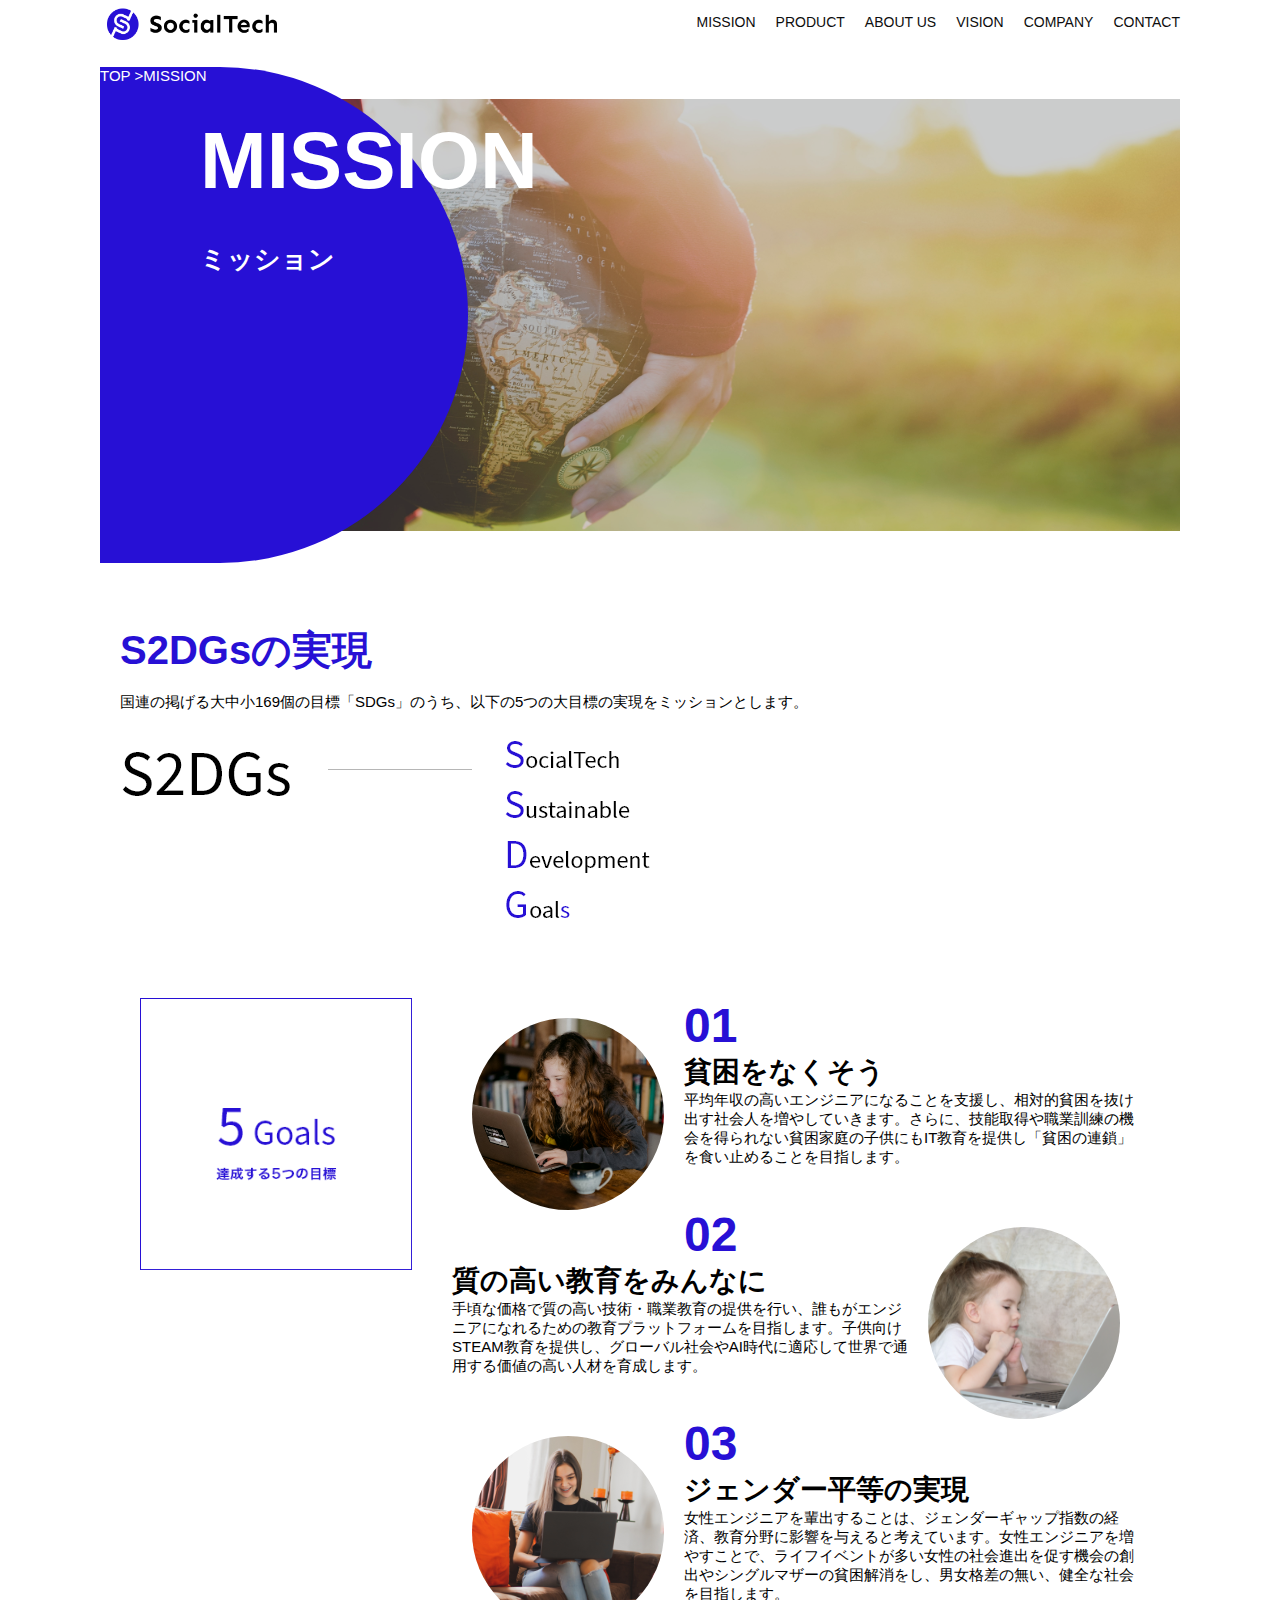
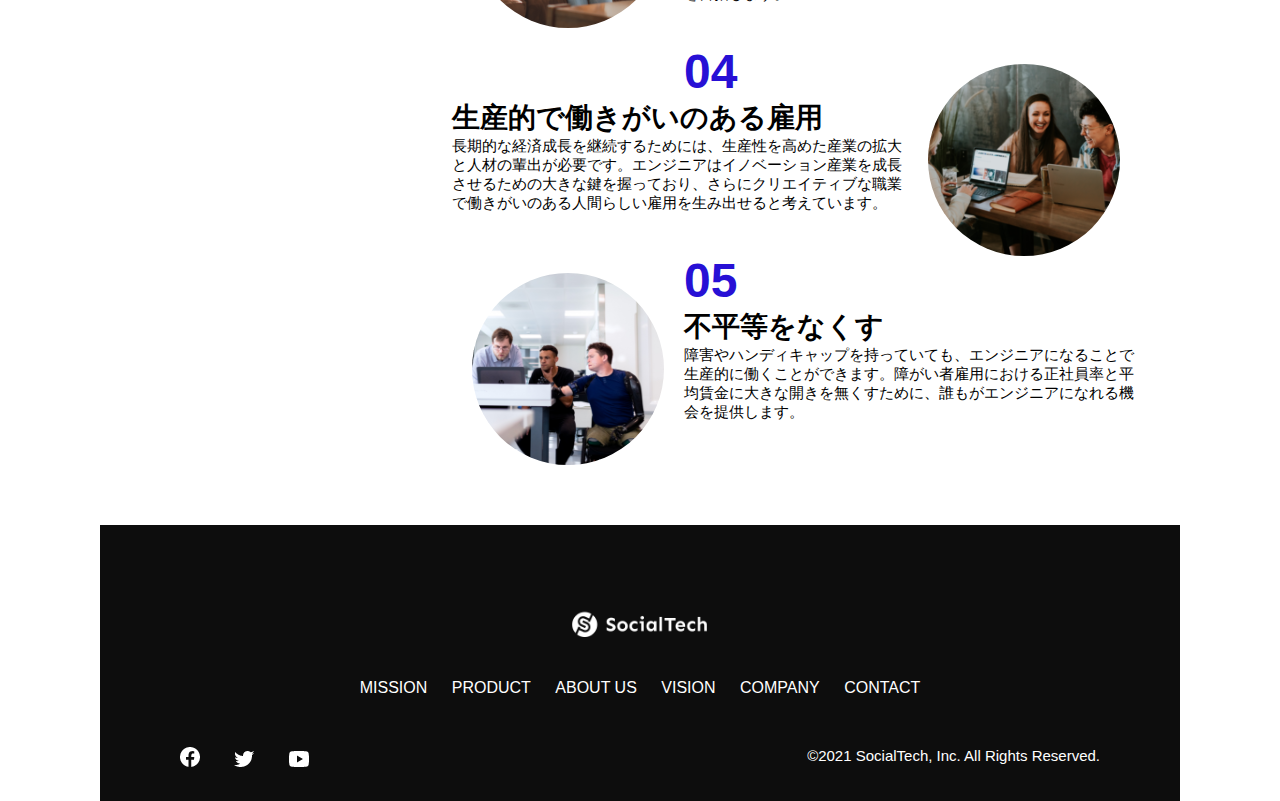
<file: kadai_tutorial_output/mission.html>
<!DOCTYPE html>
<html>
  <head>
    <title>SocialTech - MISSION ミッション-</title>
    <meta charset="utf-8">
    <meta name="description" content="SocialTechが目指す５つの目標（S2DGs）を紹介します">
    <meta name="viewport" content="width=device-width, initial-scale=1.0">
    <link rel="stylesheet" href="style.css">
  </head>

  <body>
    <!-- ヘッダー -->
    <header>
      <!-- ロゴ -->
      <a href="index.html" id="logo">
        <img src="images/logo.png" alt="トップページに戻る">
      </a>

      <!-- PC用ナビゲーション -->
      <nav id="nav-pc">
        <ul>
          <li><a href="mission.html">MISSION</a></li>
          <li><a href="product.html">PRODUCT</a></li>
          <li><a href="index.html#aboutus">ABOUT US</a></li>
          <li><a href="index.html#vision">VISION</a></li>
          <li><a href="index.html#company">COMPANY</a></li>
          <li><a href="index.html#contact">CONTACT</a></li>
        </ul>
      </nav>

      <!-- スマホ用メニューボタン -->
      <button id="menu-sp" onclick="document.getElementById('nav-sp').style.display = 'block'">
        <img src="images/button-menu.png" alt="ナビゲーションを開く">
      </button>

      <!-- スマホ用ナビゲーション -->
      <div id="nav-sp">
        <button id="close" onclick="document.getElementById('nav-sp').style.display = 'none'">
          <img src="images/button-close.png" alt="ナビゲーションを閉じる">
        </button>

        <nav>
          <ul>
            <li>
              <a id="logo-sp" href="index.html" onclick="document.getElementById('nav-sp').style.display = 'none'"><img src="images/logo-sp.png" alt="トップページに戻る"></a>
            </li>
            <li><a class="menu" href="mission.html" onclick="document.getElementById('nav-sp').style.display = 'none'">MISSION</a></li>
            <li><a class="menu" href="product.html" onclick="document.getElementById('nav-sp').style.display = 'none'">PRODUCT</a></li>
            <li><a class="menu" href="index.html#aboutus" onclick="document.getElementById('nav-sp').style.display = 'none'">ABOUT US</a></li>
            <li><a class="menu" href="index.html#vision" onclick="document.getElementById('nav-sp').style.display = 'none'">VISION</a></li>
            <li><a class="menu" href="index.html#company" onclick="document.getElementById('nav-sp').style.display = 'none'">COMPANY</a></li>
            <li><a class="menu" href="index.html#contact" onclick="document.getElementById('nav-sp').style.display = 'none'">CONTACT</a></li>
          </ul>
        </nav>
        <div id="sns">
          <a href="https://www.facebook.com/sejuku2013">
            <img src="images/button-facebook.png" alt="Facebookのリンク">
          </a>
          <a href="https://twitter.com/samuraijuku">
            <img src="images/button-twitter.png" alt="Twitterのリンク">
          </a>
          <a href="https://www.youtube.com/channel/UCCFOQO5aDK0xXam4cUQXT8g">
            <img src="images/button-youtube.png" alt="YouTubeのリンク">
          </a>
        </div>
      </div>
    </header>

    <main>
      <article>
        <section id="mission-main">
            <div class="mission-main-inner">
              <div id="mission-title">
                <h1>MISSION <br><span>ミッション</span></h1>
                <p>TOP >MISSION</p> 
              </div>
            </div>
        </section>

        <section id="mission-s2dgs">
          <h2 class="mission-h2">S2DGsの実現</h2>
          <p>国連の掲げる大中小169個の目標「SDGs」のうち、以下の5つの大目標の実現をミッションとします。</p>
          <img src="images/mission/mission-s2dgs.png" alt="S2DGs">
        </section>

        <section id="mission-five-goals">
          <div class="five-goals-image">
            <img src="images/mission/mission-5goals.png" alt="5Goals">
          </div>
          <div class="five-goals-read">
            <div>
              <img class="fivegoals-image-left" src="images/mission/mission-5goals01.png" alt="PCを操作する女の子">
              <span class="fivegoals-number">01</span>
              <h3 class="fivegoals-h3">貧困をなくそう</h3>
              <p class="fivegoals-p">平均年収の高いエンジニアになることを支援し、相対的貧困を抜け出す社会人を増やしていきます。さらに、技能取得や職業訓練の機会を得られない貧困家庭の子供にもIT教育を提供し「貧困の連鎖」を食い止めることを目指します。</p>
            </div>
            <div>
              <img class="fivegoals-image-right" src="images/mission/mission-5goals02.png" alt="PCを見つめる小さい女の子">
              <span class="fivegoals-number">02</span>
              <h3 class="fivegoals-h3">質の高い教育をみんなに</h3>
              <p class="fivegoals-p">手頃な価格で質の高い技術・職業教育の提供を行い、誰もがエンジニアになれるための教育プラットフォームを目指します。子供向けSTEAM教育を提供し、グローバル社会やAI時代に適応して世界で通用する価値の高い人材を育成します。</p>
            </div>
            <div>
              <img class="fivegoals-image-left" src="images/mission/mission-5goals03.png" alt="PCを操作する女性">
              <span class="fivegoals-number">03</span>
              <h3 class="fivegoals-h3">ジェンダー平等の実現</h3>
              <p class="fivegoals-p">女性エンジニアを輩出することは、ジェンダーギャップ指数の経済、教育分野に影響を与えると考えています。女性エンジニアを増やすことで、ライフイベントが多い女性の社会進出を促す機会の創出やシングルマザーの貧困解消をし、男女格差の無い、健全な社会を目指します。</p>
            </div>
            <div>
              <img class="fivegoals-image-right" src="images/mission/mission-5goals04.png" alt="笑顔で話し合う3人の男女">
              <span class="fivegoals-number">04</span>
              <h3 class="fivegoals-h3">生産的で働きがいのある雇用</h3>
              <p class="fivegoals-p">長期的な経済成長を継続するためには、生産性を高めた産業の拡大と人材の輩出が必要です。エンジニアはイノベーション産業を成長させるための大きな鍵を握っており、さらにクリエイティブな職業で働きがいのある人間らしい雇用を生み出せると考えています。</p>
            </div>
            <div>
              <img class="fivegoals-image-left" src="images/mission/mission-5goals05.png" alt="障害を持つ男性が生き生きと働く様子">
              <span class="fivegoals-number">05</span>
              <h3 class="fivegoals-h3">不平等をなくす</h3>
              <p class="fivegoals-p">障害やハンディキャップを持っていても、エンジニアになることで生産的に働くことができます。障がい者雇用における正社員率と平均賃金に大きな開きを無くすために、誰もがエンジニアになれる機会を提供します。</p>
            </div>
          </div>
        </section>
      </article>
    </main>

    <footer>
      <div id="footer-logo">
        <img src="images/logo-sp.png" alt="SocialTech">
      </div>
      <div id="footer-link">
        <a href="mission.html">MISSION</a>
        <a href="product.html">PRODUCT</a>
        <a href="index.html#aboutus">ABOUT US</a>
        <a href="index.html#vision">VISION</a>
        <a href="index.html#company">COMPANY</a>
        <a href="index.html#contact">CONTACT</a>
      </div>
      <div id="sns-footer">
        <div class="sns-btns">
          <a href="https://www.facebook.com/sejuku2013"><img src="images/button-facebook.png" alt="Facebookのリンク"></a>
          <a href="https://twitter.com/samuraijuku"><img src="images/button-twitter.png" alt="Twitterのリンク"></a>
          <a href="https://www.youtube.com/channel/UCCFOQO5aDK0xXam4cUQXT8g"><img src="images/button-youtube.png" alt="YouTubeのリンク"></a>
        </div>
        <p id="copyright">&copy;2021 SocialTech, Inc. All Rights Reserved.</p>
      </div>
    </footer>

  </body>
</html>
</file>
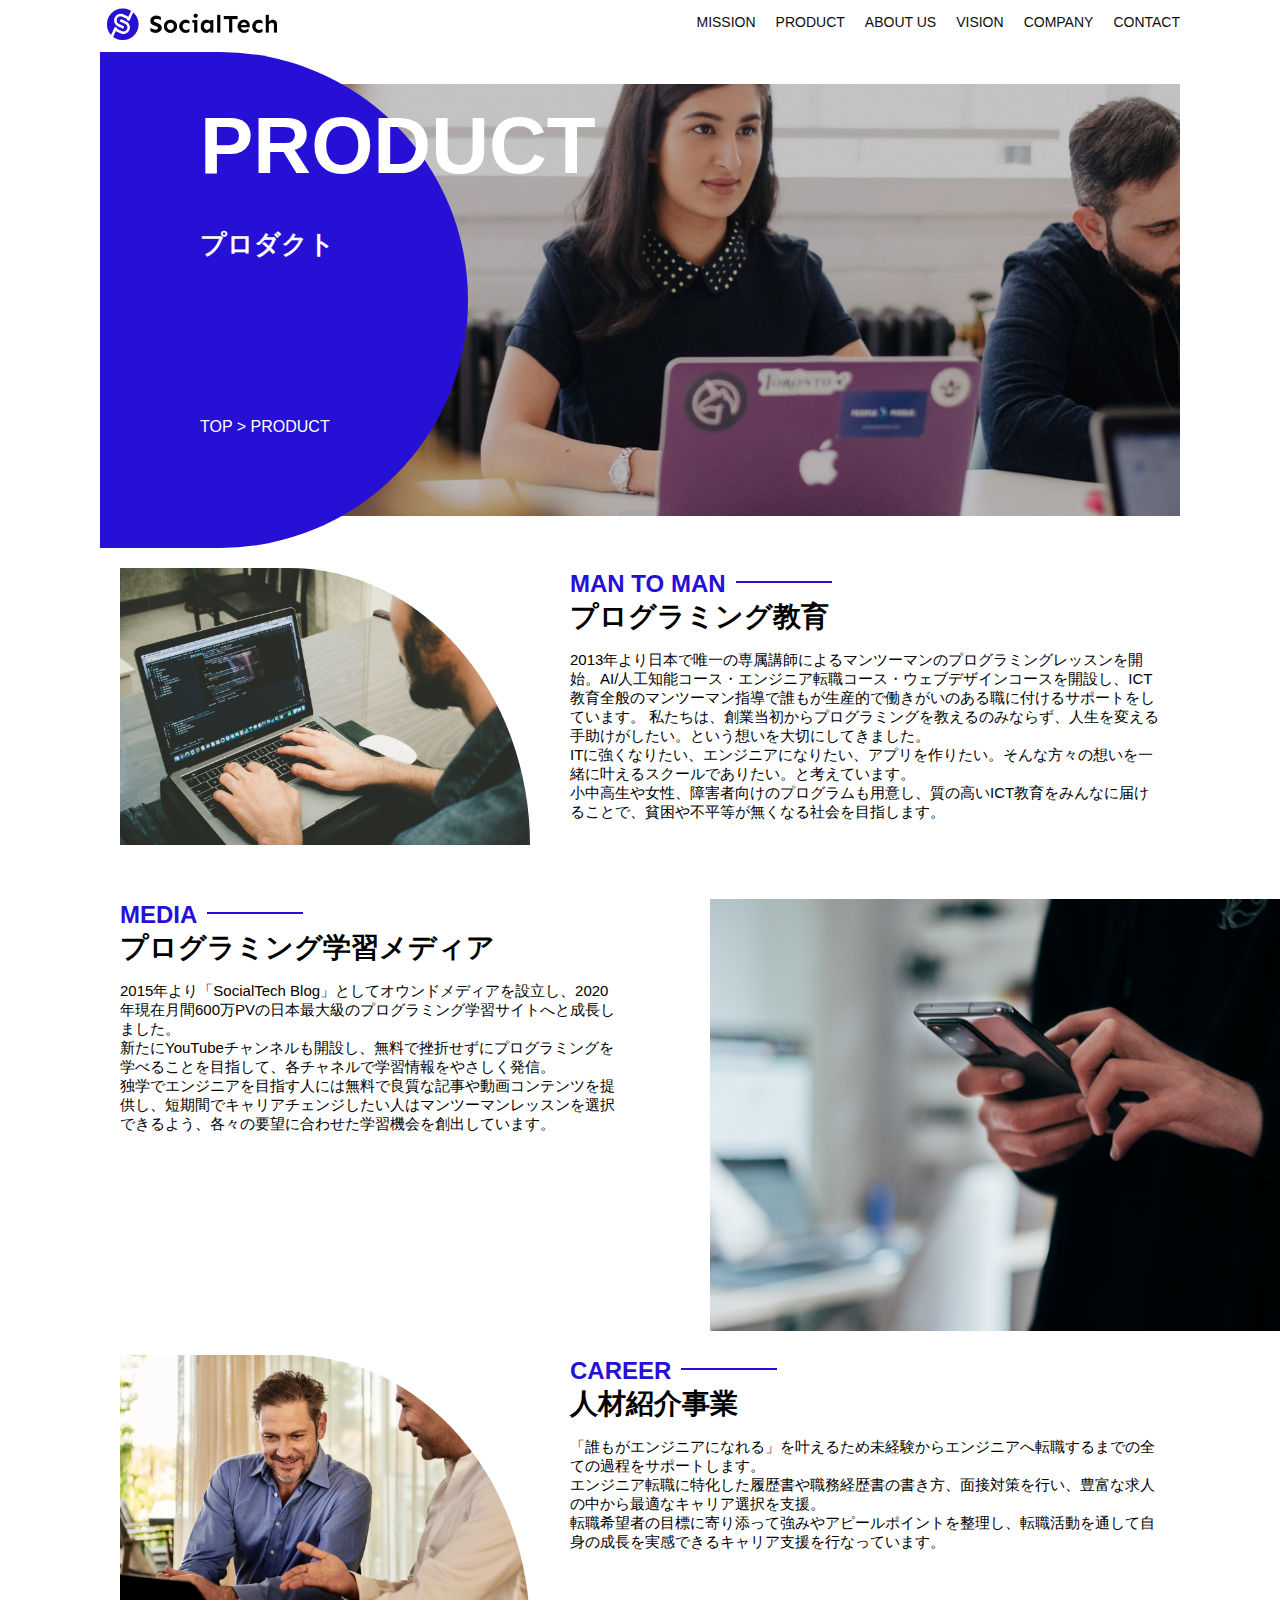
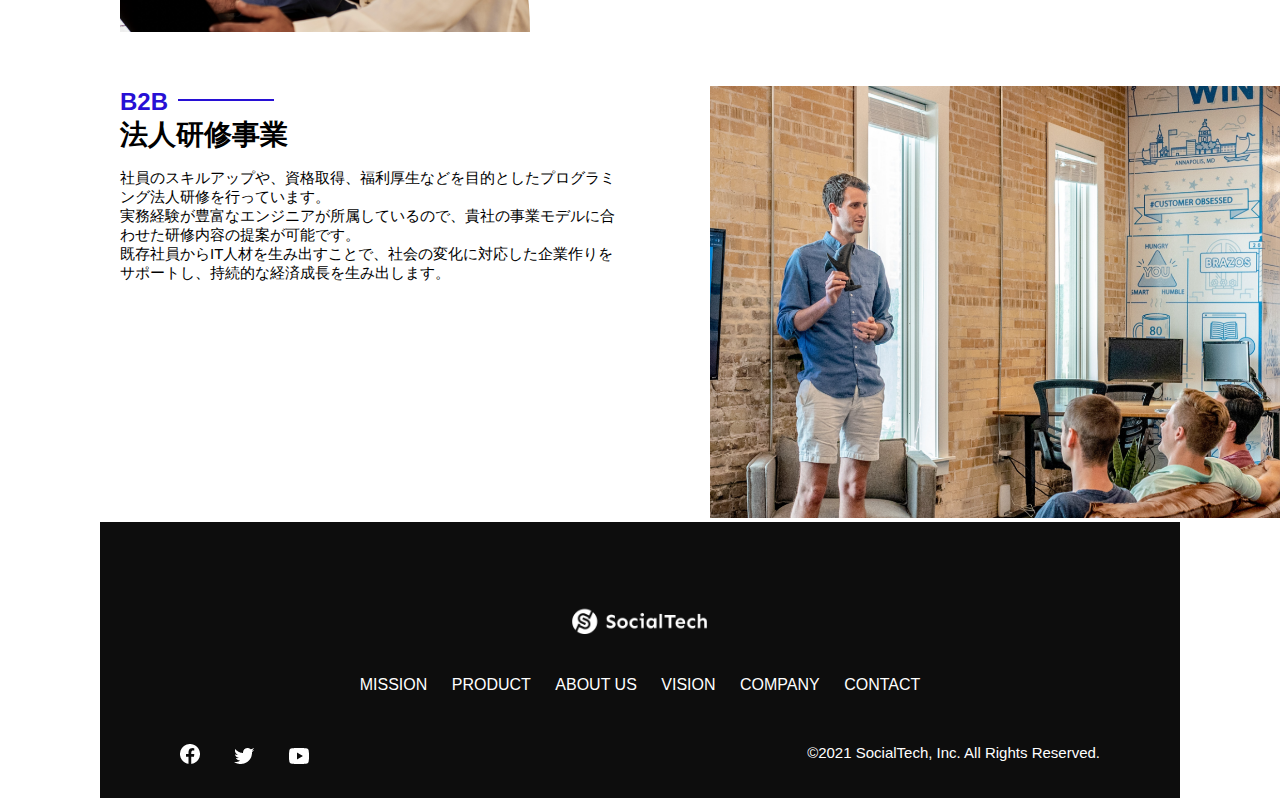
<file: kadai_tutorial_output/product.html>
<!DOCTYPE html>
<html>
  <head>
    <title>SocialTech -PRODUCT プロダクト-</title>
    <meta charset="utf-8">
    <meta name="description" content="SocialTechの４つのプロダクトを紹介します">
    <meta name="viewport" content="width=device-width, initial-scale=1.0">
    <link rel="stylesheet" href="style.css">
  </head>

  <body>
    <!-- ヘッダー -->
    <header>
      <!-- ロゴ -->
      <a href="index.html" id="logo">
        <img src="images/logo.png" alt="トップページに戻る">
      </a>

      <!-- PC用ナビゲーション -->
      <nav id="nav-pc">
        <ul>
          <li><a href="mission.html">MISSION</a></li>
          <li><a href="product.html">PRODUCT</a></li>
          <li><a href="index.html#aboutus">ABOUT US</a></li>
          <li><a href="index.html#vision">VISION</a></li>
          <li><a href="index.html#company">COMPANY</a></li>
          <li><a href="index.html#contact">CONTACT</a></li>
        </ul>
      </nav>

      <!-- スマホ用メニューボタン -->
      <button id="menu-sp" onclick="document.getElementById('nav-sp').style.display = 'block'">
        <img src="images/button-menu.png" alt="ナビゲーションを開く">
      </button>

      <!-- スマホ用ナビゲーション -->
      <div id="nav-sp">
        <button id="close" onclick="document.getElementById('nav-sp').style.display = 'none'">
          <img src="images/button-close.png" alt="ナビゲーションを閉じる">
        </button>

        <nav>
          <ul>
            <li>
              <a id="logo-sp" href="index.html" onclick="document.getElementById('nav-sp').style.display = 'none'"><img src="images/logo-sp.png" alt="トップページに戻る"></a>
            </li>
            <li><a class="menu" href="mission.html" onclick="document.getElementById('nav-sp').style.display = 'none'">MISSION</a></li>
            <li><a class="menu" href="product.html" onclick="document.getElementById('nav-sp').style.display = 'none'">PRODUCT</a></li>
            <li><a class="menu" href="index.html#aboutus" onclick="document.getElementById('nav-sp').style.display = 'none'">ABOUT US</a></li>
            <li><a class="menu" href="index.html#vision" onclick="document.getElementById('nav-sp').style.display = 'none'">VISION</a></li>
            <li><a class="menu" href="index.html#company" onclick="document.getElementById('nav-sp').style.display = 'none'">COMPANY</a></li>
            <li><a class="menu" href="index.html#contact" onclick="document.getElementById('nav-sp').style.display = 'none'">CONTACT</a></li>
          </ul>
        </nav>
        <div id="sns">
          <a href="https://www.facebook.com/sejuku2013">
            <img src="images/button-facebook.png" alt="Facebookのリンク">
          </a>
          <a href="https://twitter.com/samuraijuku">
            <img src="images/button-twitter.png" alt="Twitterのリンク">
          </a>
          <a href="https://www.youtube.com/channel/UCCFOQO5aDK0xXam4cUQXT8g">
            <img src="images/button-youtube.png" alt="YouTubeのリンク">
          </a>
        </div>
      </div>
    </header>

    <main>
      <article>
        <section id="product-main">
            <div class="product-main-inner">
                <div id="product-title">
                    <h1>PRODUCT <br><span>プロダクト</span></h1>
                    <p>TOP > PRODUCT</p>
                </div>
            </div>
        </section>

        <section class="product-section product-section-left">
            <div class="product-section-img">
              <img src="images/product/product-mantoman.png" alt="PCでコードを書く男性">
            </div>
            <div class="product-read">
              <h2 class="product-h2">MAN TO MAN</h2>
              <h3 class="product-h3">プログラミング教育</h3>
              <p>
                2013年より日本で唯一の専属講師によるマンツーマンのプログラミングレッスンを開始。AI/人工知能コース・エンジニア転職コース・ウェブデザインコースを開設し、ICT教育全般のマンツーマン指導で誰もが生産的で働きがいのある職に付けるサポートをしています。 私たちは、創業当初からプログラミングを教えるのみならず、人生を変える手助けがしたい。という想いを大切にしてきました。<br>ITに強くなりたい、エンジニアになりたい、アプリを作りたい。そんな方々の想いを一緒に叶えるスクールでありたい。と考えています。<br>小中高生や女性、障害者向けのプログラムも用意し、質の高いICT教育をみんなに届けることで、貧困や不平等が無くなる社会を目指します。
              </p>
            </div>
          </section>
  
          <section class="product-section product-section-right">
            <div class="product-read">
              <h2 class="product-h2">MEDIA</h2>
              <h3 class="product-h3">プログラミング学習メディア</h3>
              <p>2015年より「SocialTech Blog」としてオウンドメディアを設立し、2020年現在月間600万PVの日本最大級のプログラミング学習サイトへと成長しました。<br>新たにYouTubeチャンネルも開設し、無料で挫折せずにプログラミングを学べることを目指して、各チャネルで学習情報をやさしく発信。<br>独学でエンジニアを目指す人には無料で良質な記事や動画コンテンツを提供し、短期間でキャリアチェンジしたい人はマンツーマンレッスンを選択できるよう、各々の要望に合わせた学習機会を創出しています。</p>
            </div>
            <div class="product-section-img">
              <img src="images/product/product-media.png" alt="スマートフォンを操作する人">
            </div>
          </section>
  
          <section class="product-section product-section-left">
            <div class="product-section-img">
              <img src="images/product/product-career.png" alt="笑顔で話し合う2人の男性">
            </div>
            <div class="product-read">
              <h2 class="product-h2">CAREER</h2>
              <h3 class="product-h3">人材紹介事業</h3>
              <p>「誰もがエンジニアになれる」を叶えるため未経験からエンジニアへ転職するまでの全ての過程をサポートします。<br>エンジニア転職に特化した履歴書や職務経歴書の書き方、面接対策を行い、豊富な求人の中から最適なキャリア選択を支援。<br>転職希望者の目標に寄り添って強みやアピールポイントを整理し、転職活動を通して自身の成長を実感できるキャリア支援を行なっています。<br></p>
            </div>
          </section>
  
          <section class="product-section product-section-right">
            <div class="product-read">
              <h2 class="product-h2">B2B</h2>
              <h3 class="product-h3">法人研修事業</h3>
              <p>社員のスキルアップや、資格取得、福利厚生などを目的としたプログラミング法人研修を行っています。<br>実務経験が豊富なエンジニアが所属しているので、貴社の事業モデルに合わせた研修内容の提案が可能です。<br>既存社員からIT人材を生み出すことで、社会の変化に対応した企業作りをサポートし、持続的な経済成長を生み出します。</p>
            </div>
            <div class="product-section-img">
              <img src="images/product/product-b2b.png" alt="講演中の男性とそれを聴く人々">
            </div>
          </section>
      </article>
    </main>

    <footer>
      <div id="footer-logo">
        <img src="images/logo-sp.png" alt="SocialTech">
      </div>
      <div id="footer-link">
        <a href="mission.html">MISSION</a>
        <a href="product.html">PRODUCT</a>
        <a href="index.html#aboutus">ABOUT US</a>
        <a href="index.html#vision">VISION</a>
        <a href="index.html#company">COMPANY</a>
        <a href="index.html#contact">CONTACT</a>
      </div>
      <div id="sns-footer">
        <div class="sns-btns">
          <a href="https://www.facebook.com/sejuku2013"><img src="images/button-facebook.png" alt="Facebookのリンク"></a>
          <a href="https://twitter.com/samuraijuku"><img src="images/button-twitter.png" alt="Twitterのリンク"></a>
          <a href="https://www.youtube.com/channel/UCCFOQO5aDK0xXam4cUQXT8g"><img src="images/button-youtube.png" alt="YouTubeのリンク"></a>
        </div>
        <p id="copyright">&copy;2021 SocialTech, Inc. All Rights Reserved.</p>
      </div>
    </footer>
    
  </body>
</html>
</file>
<file: style.css>
/* PC、スマホ共通スタイル　*/
*{
    box-sizing: border-box;
}

p {
    font-size: 15px;
}

body {
    max-width: 1080px;
    margin: 0 auto 0 auto;
    font-family: "Source Sans Pro","Hiragino Kaku Gothic ProN",Meiryo,Arial,sans-serif;
}

header {
    display: flex;
    justify-content: space-between;
}

#nav-pc {
    font-size: 14px;
}

#nav-pc ul {
    display: flex;
    padding-left: 0;
}

#nav-pc li {
    list-style: none;
}

#nav-pc a {
    text-decoration: none;
    margin-left: 20px;
    color: #0d0d0d;
}

#nav-pc a:hover{
    text-decoration: underline;
}



#nav-sp,
#menu-sp {
    display: none;
}


#main-visual{
    position: relative;
    height: 400px;
}

#main-message{
    position: absolute;
    top: 0;
    left: 0;
    background-color: #2710d5;
    color: #ffffff;
    border-radius: 0 0 476px 0;
    max-width: 620px;
    height: 100%;
    width: 100%;
    z-index: 11;
}

#main-message > h1 {
    font-size: 60px;
    margin: 100px 0 0 50px;
}

#main-message > p {
    font-size: 28px;
    margin: 0 0 0 50px;
}


#main-visual > img{
    max-width: 620px;
    border-radius: 476px 0 0 0;
    position: absolute;
    top: 0;
    right: 0;
    z-index: 10;
}

h2 {
    margin: 40px 0 0 0;
}

h2::after{
    content: url("images/line.png");
    margin-left: 10px;
}

h3 {
    font-size: 27px;
}

#mission{
    margin: 80px auto 80px auto;
}

#mission-flex {
    display: flex;
}

#mission-flex > div{
    width: 50%;
    margin: 20px;
}

#mission-photo {
    width: 100%;
}

#s2dgs{
    margin-top: 50px;
    width: 100%;
}

#product {
    background-color: #fafafa;
    margin: 80px 0 80px 0;
    padding: 10px 40px 0px 40px;
}

#product .product-flex {
    margin-top: 40px;
    display: flex;
}

#product-left {
    width: 50%;
    margin-right: 20px;
}

#product-right {
    width: 50%;
    margin-left: 20px;
    margin-top: 80px;
}

#product-left > div {
    position: relative;
    height: 480px;
    margin-right: 20px;
}

#product-right > div {
    position: relative;
    height: 480px;
    margin-left: 20px;
}

.product-photo {
    width: 100%;
}

.product-explain {
    background-color: #ffffff;
    position: absolute;
    left: 0;
    bottom: 50px;
    margin: 0 40px 0 40px;
    padding: 20px;
    box-shadow: 5px 5px 10px rgba(0, 0, 0, 0.05);
}

.product-explain > span {
    color: #2710d5;
    font-weight: bold;
    font-size: 16px;
    margin: 0;
}



.product-explain > h3 {
    margin: 5px 0 5px 0;
}

.product-explain > p {
    font-size: 14px;
    margin: 0;
}

#product-more {
    text-align: center;
}

#product-more a {
    position: relative;
    bottom: -42px;
}

#aboutus {
    margin: 80px auto 80px auto;
}

#aboutus > div {
    display: flex;
}

.culture-img {
    width: 50%;
    align-self: flex-start;
}

.culture-img2 {
    margin-top: 50px;
    width: 100%;
}

.culture-table {
    margin-right: 50px;
}

.culture-num {
    font-size: 80px;
    color: #2710d5;
    padding: 0 20px 0 0;
}

.culture-table th {
    text-align: left;
    font-size: 28px;
    font-weight: bold;
}

.culture-en {
    color: #2710d5;
    font-size: 24px;
}

.culture-description {
    margin: 0;
}

#vision {
    margin: 80px auto 80px auto;
}

#vision > div {
     display: flex;
    justify-content: space-between;
    flex-wrap: wrap;
}


.vision-box {
    width: 300px;
    height: 300px;
    margin-bottom: 30px;
    position: relative;
}

.vision-box > img {
    width: 100%;
    position: relative;
    z-index: 30;
}



.vision-box > div {
    position: absolute;
    top: 0;
    left: 0;
    z-index: 31;
    margin-right: 20px;
}

.vision-box > div > h4 {
    color: #2710d5;
    font-size: 19px;
    margin: 80px 0 0 0;
}

.vision-box > div > h4::first-letter {
    font-size: 40px;
}

.vision-box > div > h5 {
    font-size: 20px;
    margin: 0 0 0 0;
}

.vision-box > div > p {
    margin: 10px 0 0 0 ;
}

#company {
    margin: 80px auto 80px auto;
}

#company-table {
    width: 100%;
}

.tableheader {
    text-align: left;
    padding: 20px;
    border-bottom-color: #2710d5;
    border-bottom-width: 1px;
    border-bottom-style: solid;
    width: 100px;
}

.tableheader-first {
    border-top-color: #2710d5;
    border-top-width: 1px;
    border-top-style: solid;
}

.cell {
    padding: 30px;
    border-bottom-color: #ececec;
    border-bottom-width: 1px;
    border-bottom-style: solid;
}

.cell-first {
    border-top-color: #ececec;
    border-top-width: 1px;
    border-top-style: solid;
}

#company > iframe {
    width: 100%;
    height: 368px;
    margin-top: 40px;
}

#contact{
    margin: 80px auto 80px auto;
}

#contact > form > div {
    display: flex;
    flex-direction: row;
    flex-wrap: wrap;
    padding-bottom: 30px;
}

.contact-heading {
    width: 240px;
    align-self: center;
}

.contact-label {
    font-weight: bold;
}

.contact-span {
    color: #ce2222;
    margin: 0 0 0 20px;
    font-weight: bold;
}

.contact-textbox {
    border-top: 0px;
    border-left: 0px;
    border-right: 0px;
    border-bottom-width: 1px;
    border-bottom-color: #707070;
    border-style: solid;
    background-color:#fafafa;
    width: 400px;
    height: 56px;
}

.contact-textarea {
    border-top: 0px;
    border-left: 0px;
    border-right: 0px;
    border-bottom-width: 1px;
    border-bottom-color: #707070;
    background-color: #fafafa;
    width: 400px;
    height: 200px;
}

#contact dt {
    font-weight: bold;
}

#contact dd {
    margin: 0 0 16px 0;
}

#contact dd p {
    margin: 0;
}

#contact dd ul {
    padding-left: 0;
}

#contact dd li {
    margin-bottom: 0;
    list-style: none;
}

footer{
    background-color: #0d0d0d;
    text-align: center;
    padding: 80px 80px 30px 80px;
}

#footer-logo{
    margin-bottom: 30px;
}

#footer-link {
    margin-bottom: 50px;
}

#footer-link > a {
    text-decoration: none;
    margin: 10px;
    color: #ffffff;
}

#footer-link > a:hover {
    text-decoration: underline;
}

#sns-footer {
    display: flex;
    justify-content: space-between;
    text-align: left;
}

#sns-footer a {
    margin-right: 30px;
}

#copyright {
    color: #ffffff;
    margin: 0;
}


/*missionのメインビジュアル*/

.mission-main-inner {
    background-image: url("images/mission/mission-main.png");
    background-repeat: no-repeat;
    background-position-y:center ;
}

#mission-title {
    background-color: #2710d5;
    width: 368px;
    color: #ffffff;
    height: 496px;
    border-radius: 0 248px 248px 0;
    position: relative;
}

#mission-title h1 {
    position: absolute;
    top: 0;
    left: 100px;
    font-size: 80px;
    line-height: 1;
}

#mission-title h1 span {
    font-size: 26px;
}

#mission-title >p {
    position: absolute;
    top: 350px;
    left: 100px;
    font-size: 16px;
}

#mission-s2dgs {
    padding: 20px;
}

.mission-h2{
    color: #2710d5;
    font-size: 40px;
}

.mission-h2::after {
    content: none;
}

#mission-five-goals{
    padding: 20px;
    display: flex;
}

#mission-five-goals .five-goals-image{
    width: 30%;
    padding: 20px;
}

#mission-five-goals .five-goals-image img {
    width: 100%;
}

#mission-five-goals .five-goals-read {
    width: 70%;
    padding: 20px;
}

#mission-five-goals .five-goals-read > div {
    margin-bottom: 40px;
}

.fivegoals-image-right {
    float: right;
    margin: 20px;
}


.fivegoals-image-left {
    float: left;
    margin: 20px;
}

.fivegoals-number{
    color: #2710d5;
    font-size: 48px;
    font-weight: bold;
    margin: 0;
}

.fivegoals-h3{
    font-size: 28px;
    margin: 0;
}

.fivegoals-p {
    margin: 0;
}

.product-main-inner {
    background-image: url("images/product/product-main.png");
    background-repeat: no-repeat;
    background-position-y: center;
}

#product-title {
    background-color: #2710d5;
    width: 368px;
    color: #ffffff;
    height: 496px;
    border-radius: 0 248px 248px 0;
    position: relative;
}

#product-title h1 {
    position: absolute;
    top: 0;
    left: 100px;
    font-size: 80px;
    line-height: 1;
}

#product-title h1 span {
    font-size: 26px;
}

#product-title > p {
    position: absolute;
    top: 350px;
    left: 100px;
    font-size: 16px;
}

.product-section {
    display: flex;
    padding: 20px 20px 0;
}

.product-section .product-section-img {
    width: 450px;
}

.product-section-left .product-section-img img {
    width: 100%;
    padding: 0 40px 30px 0;
    border-radius: 0 432px 0 0;
}

.product-section-left .product-read {
    width: 50%;
    flex-grow: 1;
}

.product-section-left .product-read p {
    margin-bottom: 0;
}

.product-section-right {
    justify-content: space-between;
}

.product-section-right .product-section-img img {
    width: 100%;
    padding: 0 0 30px 40px;
    border-radius: 432px 0 0 0;
}

.product-section-right .product-read {
    width: 500px;
}

.product-h2 {
    color: #2710d5;
    font-size: 24px;
    margin: 0;
}

.product-h3 {
    font-size: 28px;
    margin: 0;
}



@media screen and (max-width: 767px){
    #nav-pc {
        display: none;
    }

    #menu-sp {
        display: block;
        background-color: transparent;
        float: right;
        padding: 0;
        border: none;
    }

    #nav-sp {
        background-color: #2710d5;
        position: fixed;
        left: 0;
        top: 0;
        height: 100%;
        width: 100%;
        display: none;
        z-index: 100;
    }

    #close {
        position: absolute;
        top: 20px;
        right: 20px;
        background-color: transparent;
        border: none;
    }

    #nav-sp nav ul {
        padding-left: 0;
    }

    #nav-sp nav li {
        list-style: none;
    }

    #logo-sp {
        margin: 80px 0 30px 20px;
    }

    #nav-sp nav a {
        display: block;
        color: #ffffff;
    }

    #nav-sp nav a:hover {
        text-decoration: underline;
    }

    #nav-sp .menu {
        text-decoration: none;
        margin: 0 20px 0 20px;
        height: 44px;
        font-size: 16px;
        background-image: url("images/arrow.png");
        background-repeat: no-repeat;
        background-position: right top;
    }
    
    #sns {
        position: absolute;
        bottom: 20px;
        left: 20px;
    }

    #sns > a {
        margin-right: 30px;
    }

    #main-visual {
        position: relative;
        height: 470px;
    }

    #main-visual > div {
        text-align: center;
        height: 280px;
    }

    #main-visual h1 {
        font-size: 28px;
        margin: 90px 0 0 0;
    }

    #main-visual > div > p {
        margin: 0;
        font-size: 15px;
    }

    #main-visual > img {
        width: 100%;
        border-radius: 476px 0 0 0 ;
        top: auto;
        bottom: 0;
    }

    h2 {
        margin: 15px 0 15px 0;
    }

    h3 {
        font-size: 24px;
        margin: 10px 0 0 0;
    }

    #mission {
        margin: 20px 0 20px 0;
        padding: 0 20px 0 20px;
    }

    #mission-flex {
        flex-direction: column;
    }
    
    

    #mission-flex > div {
        width: 100%;
        margin: 0;
    }

    #product {
        margin: 0;
        padding: 10px 20px 0 20px;
    }

    #product .product-flex {
        flex-direction: column;
        margin-top: 0;
    }

    #product-left,
    #product-right {
        width: 100%;
        margin: 0;
    }

    #product-left > div,
    #product-right > div {
        height: auto;
        margin: 0;
    }

    .product-explain {
        position: relative;
        margin: 0;
    }

    .product-explain > h3 {
        margin: 10px 0 10px 0;
        font-size: 24ps;
    }

    #product-more {
        text-align: left;
    }

    #aboutus {
        margin: 80px 20px 80px 20px;
    }

    #aboutus > div {
        flex-direction: column;
    }

    .culture-table th {
        font-size: 16px;
    }

    .culture-table {
        margin-right: 0;
        padding-right: 20px;
        order: 2;

    }

    .culture-img {
        width: 100%;
        order:1;
    }

    .culture-img2 {
        margin-top: 0;
    }

    .culture-num {
        padding: 0;
    }

    .culture-description {
        margin: 0;
    }

    #vision {
        margin: 80px 20px 80px 20px;
    }

    .vision-box > img {
        position: absolute;
        top: 0;
        left: 0;
    }

    .vision-box > div > h4 {
        margin: 60px 0 0 0;
    }

    #company {
        margin: 0 20px 0 20px;
    }

    #company > h3 {
        margin-bottom: 20px;
    }

    .tableheader {
        width: 50px;
    }

    .cell {
        padding: 20px;
    }

    #company >iframe {
        height: 240px;
    }

    #contact {
        margin: 80px 20px 80px 20px;
    }

    #contact > h3 {
        margin-bottom: 20px;
    }

    #contact > form > div {
        flex-direction: column;
        margin-bottom: 20px;
    }

    .contact-heading {
        align-self: auto;
        margin-bottom: 20px;
    }

    .contact-textbox {
        min-width: 300px;
        width: 100%;
    }

    .contact-textarea {
        height: 150px;
        width: 100%;
    }

    .radiobutton {
        margin-bottom: 20px;
    }

    footer {
        padding: 30px 20px 50px 20px;
        text-align: left;
    }

    #footer-link > a {
        margin: 0 20px 30px 0;
        display: block;
        background-image: url("images/arrow.png");
        background-repeat: no-repeat;
        background-position: right top;
    }

    #footer-link > a:hover {
        text-decoration: underline;
    }

    #sns-footer {
        flex-direction: column;
        justify-content: flex-start;
    }

    #copyright {
        font-size: 12px;
        margin-top: 30px;
    }

    #mission-main {
        height: 256px;
        margin-top: 4%;
        position: relative;
    }

    .mission-main-inner {
        height: 80%;
        background-size: cover;
    }

    #mission-title {
        width: 136px;
        height: 256px;
        position: absolute;
        top: -10%;
    }

    #mission-title  h1{
        left: 20px;
        font-size: 40px;
    }

    #mission-title h1 span {
        font-size: 18px;
    }

    #mission-title > p {
        top: 180px;
        left: 20px;
        font-size: 13px;
    }

    .mission-h2 {
        font-size: 38px;
        margin: 0px;
    }

    .mission-h2::after {
        content: none;
    }

    #mission-s2dgs > img {
        width: 100%;
    }

    #mission-five-goals {
        flex-direction: column;
    }

    #mission-five-goals > div {
        padding: 0;
    }

    #mission-five-goals .five-goals-image,
    #mission-five-goals .five-goals-read {
        width: 100%;
        padding: 0;
    }

    #mission-five-goals .five-goals-read > div {
        display: flex;
        flex-direction: column;
    }

    .fivegoals-image-right,
    .fivegoals-image-left {
        align-self:center;
    }

    #product-main {
        height: 256px;
        margin-top: 4%;
        position: relative;
    }

    .product-main-inner {
        height: 80%;
        background-size: cover;
    }

    #product-title {
        width: 136px;
        height: 256px;
        position: absolute;
        top: -10%;
    }

    #product-title h1 {
        left: 20px;
        font-size: 40px;
    }

    #product-title h1 span{
        font-size: 18px;
    }

    #product-title > p {
        top: 180px;
        left: 20px;
        font-size:13px;
    }

    .product-section {
        flex-direction: column;
    }

    .product-section .product-section-img {
        width: 100%;
    }

    .product-section .product-section-img img{
        width: 100%;
        padding: 0;
    }

    .product-section-left .product-section-img img{
        border-radius: 0 300px 0 0;
    }

    .product-section-left .product-read {
        width: 100%;
        flex-grow: 1;
    }

    .product-section-right .product-section-img img{
        order: 1;
        border-radius: 300px 0 0 0;
    }

    .product-section-right .product-read {
        order: 2;
        width: 100%;
    }


}
</file>
<file: html-css-kadai_013/style.css>
/* PC、スマホ共通スタイル */
body {
    font-family: "Source Sans Pro", "Hiragino Kaku Gothic ProN", Meiryo, Arial,
      sans-serif;
  }
  
  p {
    font-size: 15px;
  }
  
  #main-visual>img {
    width: 100%;
  }
  
  /*================
  PC用のスタイル 
  =================*/
  @media screen and (min-width: 768px) {
    /* 横幅設定 */
    body {
      max-width: 1080px;
      min-width: 960px;
      margin: 0 auto 0 auto;
    }
  
    /* ヘッダー */
    header {
      display: flex;
      justify-content: space-between;
    }
  
    /* ナビゲーションのレイアウト */
    #nav-pc {
      text-align: right;
      font-size: 14px;
      padding-top: 15px;
    }
  
    /* ナビゲーションのリンクの装飾設定 */
    #nav-pc>a {
      text-decoration: none;
      margin-left: 20px;
    }
  
    #nav-pc>a:link {
      color: #0d0d0d;
    }
  
    #nav-pc>a:visited {
      color: #0d0d0d;
    }
  
    #nav-pc>a:hover {
      color: #0d0d0d;
      text-decoration: underline;
    }
  
    #nav-pc>a:active {
      color: #0d0d0d;
    }

    #menu-sp {
        display: none;
    }

    #nav-sp {
        display: none;
    }
  }

@media screen and (max-width: 767px) {

    body{
        min-width: 375px;
        margin: 0;
    }

    #nav-pc {
        display: none;
    }

    #menu-sp {
        float: right;
        padding: 0;
    }

    #nav-sp {
        background-color: #ce933e;
        position: absolute;
        top: 0;
        left: 0;
        height: 100%;
        width: 100%;
        display: none;
        z-index: 100;
    }

    #nav-sp ul {
        padding-left: 0;
    }

    #nav-sp li {
        list-style: none;
    }

    #close {
        position: absolute;
        top: 20px;
        right: 20px;
    }

    #logo-sp {
        margin: 80px 0 30px 20px;
    }

    #nav-sp a {
        display: block;
    }

    #nav-sp a:link {
        color: #ffffff;
    }

    #nav-sp a:visited {
        color: #ffffff;
    }

    #nav-sp a:hover {
        color: #ffffff;
        text-decoration: underline;
    }

    #nav-sp a:active {
        color: #ffffff;
    }

    #nav-sp .menu {
        text-decoration: none;
        display: block;
        margin: 0 20px 0 20px;
        height: 44px;
        font-size: 16px;
        background-image: url("images/arrow.png");
        background-repeat: no-repeat;
        background-position: right top;
    }

    
}
</file>
<file: kadai_tutorial_output/style.css>
/* PC、スマホ共通スタイル　*/
*{
    box-sizing: border-box;
}

p {
    font-size: 15px;
}

body {
    max-width: 1080px;
    margin: 0 auto 0 auto;
    font-family: "Source Sans Pro","Hiragino Kaku Gothic ProN",Meiryo,Arial,sans-serif;
}

header {
    display: flex;
    justify-content: space-between;
}

#nav-pc {
    font-size: 14px;
}

#nav-pc ul {
    display: flex;
    padding-left: 0;
}

#nav-pc li {
    list-style: none;
}

#nav-pc a {
    text-decoration: none;
    margin-left: 20px;
    color: #0d0d0d;
}

#nav-pc a:hover{
    text-decoration: underline;
}

/*スマホ用ナビを表示*/

#nav-sp,
#menu-sp {
    display: none;
}


#main-visual{
    position: relative;
    height: 400px;
}

#main-message{
    position: absolute;
    top: 0;
    left: 0;
    background-color: #2710d5;
    color: #ffffff;
    border-radius: 0 0 476px 0;
    max-width: 620px;
    height: 100%;
    width: 100%;
    z-index: 11;
}

#main-message > h1{
    font-size: 60px;
    margin: 100px 0 0 50px;
}

#main-message > p {
    font-size: 28px;
    margin: 0 0 0 50px;
}


#main-visual > img{
    max-width: 620px;
    border-radius: 476px 0 0 0;
    position: absolute;
    top: 0;
    right: 0;
    z-index: 10;
}

h2 {
    margin: 40px 0 0 0;
}

h2::after{
    content: url("images/line.png");
    margin-left: 10px;
}

h3{
    font-size: 27px;
}

#mission{
    margin: 80px auto 80px auto;
}

#mission-flex{
    display: flex;
}

#mission-flex > div{
    width: 50%;
    margin: 20px;
}

#mission-photo{
    width: 100%;
}

#s2dgs{
    margin-top: 50px;
    width: 100%;
}

#product {
    background-color: #fafafa;
    margin: 80px 0 80px 0;
    padding: 10px 40px 0px 40px;
}

#product .product-flex {
    margin-top: 40px;
    display: flex;
}

#product-left {
    width: 50%;
    margin-right: 20px;
}

#product-right {
    width: 50%;
    margin-left: 20px;
    margin-top: 80px;
}

#product-left > div {
    position: relative;
    height: 480px;
    margin-right: 20px;
}

#producut-right > div {
    position: relative;
    height: 480px;
    margin-left: 20px;
}

.product-photo {
    width: 100%;
}

.product-explain {
    background-color: #ffffff;
    position: absolute;
    left: 0;
    bottom: 50px;
    margin: 0 40px 0 40px;
    padding: 20px;
    box-shadow: 5px 5px 10px rgba(0, 0, 0, 0.05);
}

.product-explain > span {
    color: #2710d5;
    font-weight: bold;
    font-size: 16px;
    margin: 0;
}

.product-explain > h3 {
    margin: 5px 0 5px 0;
}

.product-explain > p {
    font-size: 14px;
    margin: 0;
}

#product-more {
    text-align: center;
}

#product-more a {
    position: relative;
    bottom: -42px;
}

#aboutus {
    margin: 80px auto 80px auto;
}

#aboutus > div {
    display: flex;
}

.culture-img {
    width: 50%;
    align-self: flex-start;
}

.culture-img2 {
    margin-top: 50px;
    width: 100%;
}

.culture-table{
    margin-right: 50px;
}

.culture-num {
    font-size: 80px;
    color: #2710d5;
    padding: 0 20px 0 0;
}

.culture-table th {
    text-align: left;
    font-size: 28px;
    font-weight: bold;
}

.culture-en {
    color: #2710d5;
    font-size: 24px;
}

.culture-description {
    margin: 0;
}

#vision {
    margin: 80px auto 80px auto;
}

#vision > div {
    display: flex;
    justify-content: space-between;
    flex-wrap:wrap ;
}

.vision-box {
    width: 300px;
    height: 300px;
    margin-bottom: 30px;
    position: relative;
}

.vision-box >img {
    width: 100%;
    position: relative;
    z-index: 30;
}

.vision-box > div {
    position: absolute;
    top: 0;
    left: 0;
    z-index: 31;
    margin-right: 20px;
}

.vision-box > div > h4 {
    color: #2710d5;
    font-size: 19px;
    margin: 80px 0 0 0;
}

.vision-box > div > h4::first-letter {
    font-size: 40px;
}

.vision-box > div > h5 {
    font-size: 20px;
    margin: 0 0 0 0;
}

.vision-box > div > p {
    margin: 10px 0 0 0 ;
}

#company {
    margin: 80px auto 80px auto;
}

#company-table {
    width: 100%;
}

.tableheader {
    text-align: left;
    padding: 20px;
    border-bottom-color: #2710d5;
    border-bottom-width: 1px;
    border-bottom-style: solid;
    width: 100px;
}

.tableheader-first {
    border-top-color: #2710d5;
    border-top-width: 1px;
    border-top-style: solid;
}

.cell {
    padding: 30px;
    border-bottom-color: #ececec;
    border-bottom-width: 1px;
    border-bottom-style: solid;
}

.cell-first {
    border-top-color: #ececec;
    border-top-width: 1px;
    border-top-style: solid;
}

#company > iframe {
    width: 100%;
    height: 368px;
    margin-top: 40px;
}

#contact{
    margin: 80px auto 80px auto;
}

#contact > form > div {
    display: flex;
    flex-direction: row;
    flex-wrap: wrap;
    padding-bottom: 30px;
}

.contact-heading {
    width: 240px;
    align-self: center;
}

.contact-label {
    font-weight: bold;
}

.contact-span {
    color: #ce2222;
    margin: 0 0 0 20px;
    font-weight: bold;
}

.contact-textbox {
    border-top: 0px;
    border-left: 0px;
    border-right: 0px;
    border-bottom-width: 1px;
    border-bottom-color: #707070;
    border-style: solid;
    background-color:#fafafa;
    width: 400px;
    height: 56px;
}

.contact-textarea {
    border-top: 0px;
    border-left: 0px;
    border-right: 0px;
    border-bottom-width: 1px;
    border-bottom-color: #707070;
    background-color: #fafafa;
    width: 400px;
    height: 200px;
}

#contact dt {
    font-weight: bold;
}

#contact dd {
    margin: 0 0 16px 0;
}

#contact dd p {
    margin: 0;
}

#contact dd ul {
    padding-left: 0;
}

#contact dd li {
    margin-bottom: 0;
    list-style: none;
}

footer{
    background-color: #0d0d0d;
    text-align: center;
    padding: 80px 80px 30px 80px;
}

#footer-logo{
    margin-bottom: 30px;
}

#footer-link {
    margin-bottom: 50px;
}

#footer-link > a {
    text-decoration: none;
    margin: 10px;
    color: #ffffff;
}

#footer-link > a:hover {
    text-decoration: underline;
}

#sns-footer {
    display: flex;
    justify-content: space-between;
    text-align: left;
}

#sns-footer a {
    margin-right: 30px;
}

#copyright {
    color: #ffffff;
    margin: 0;
}


/*missionのメインビジュアル*/

.mission-main-inner {
    background-image: url("images/mission/mission-main.png");
    background-repeat: no-repeat;
    background-position-y:center ;
}

#mission-title {
    background-color: #2710d5;
    width: 368px;
    color: #ffffff;
    height: 496px;
    border-radius: 0 248px 248px 0;
    position: relative;
}

#mission-title h1 {
    position: absolute;
    top: 0;
    left: 100px;
    font-size: 80px;
    line-height: 1;
}

#mission-title h1 span {
    font-size: 26px;
}

#mission-tittle >p {
    position: absolute;
    top: 350px;
    left: 100px;
    font-size: 16px;
}

#mission-s2dgs {
    padding: 20px;
}

.mission-h2{
    color: #2710d5;
    font-size: 40px;
}

.mission-h2::after {
    content: none;
}

#mission-five-goals{
    padding: 20px;
    display: flex;
}

#mission-five-goals .five-goals-image{
    width: 30%;
    padding: 20px;
}

#mission-five-goals .five-goals-image img {
    width: 100%;
}

#mission-five-goals .five-goals-read {
    width: 70%;
    padding: 20px;
}

#mission-five-goals .five-goals-read > div {
    margin-bottom: 40px;
}

.fivegoals-image-right {
    float: right;
    margin: 20px;
}


.fivegoals-image-left {
    float: left;
    margin: 20px;
}

.fivegoals-number{
    color: #2710d5;
    font-size: 48px;
    font-weight: bold;
    margin: 0;
}

.fivegoals-h3{
    font-size: 28px;
    margin: 0;
}

.fivegoals-p {
    margin: 0;
}

.product-main-inner {
    background-image: url("images/product/product-main.png");
    background-repeat: no-repeat;
    background-position-y: center;
}

#product-title {
    background-color: #2710d5;
    width: 368px;
    color: #ffffff;
    height: 496px;
    border-radius: 0 248px 248px 0;
    position: relative;
}

#product-title h1 {
    position: absolute;
    top: 0;
    left: 100px;
    font-size: 80px;
    line-height: 1;
}

#product-title h1 span {
    font-size: 26px;
}

#product-title > p {
    position: absolute;
    top: 350px;
    left: 100px;
    font-size: 16px;
}

.product-section {
    display: flex;
    padding: 20px 20px 0;
}

.product-section .product-section-img {
    width: 450px;
}

.product-section-left .product-section-img img {
    width: 100%;
    padding: 0 40px 30px 0;
    border-radius: 0 432px 0 0;
}

.product-section-left .product-read{
    width: 50%;
    flex-grow: 1;
}

.product-section-left .product-read p {
    margin-bottom: 0;
}

.product-section-right{
    justify-content: space-between;
}

.product-section-right .product-read{
    width: 500px;
}

.product-h2 {
    color: #2710d5;
    font-size: 24px;
    margin: 0;
}

.product-h3 {
    font-size: 28px;
    margin: 0;
}



@media screen and (max-width: 767px){
    #nav-pc{
        display: none;
    }

    #menu-sp{
        display: block;
        background-color: transparent;
        float: right;
        padding: 0;
        border: none;
    }

    #nav-sp{
        background-color: #2710d5;
        position: fixed;
        left: 0;
        top: 0;
        height: 100%;
        width: 100%;
        display: none;
        z-index: 100;
    }

    #cloce{
        position: absolute;
        top: 20px;
        right: 20px;
        background-color: transparent;
        border: none;
    }

    #nav-sp nav ul {
        padding-left: 0;
    }

    #nav-sp nav li {
        list-style: none;
    }

    #logo-sp {
        margin: 80px 0 30px 20px;
    }

    #nav-sp nav a {
        display: block;
        color: #ffffff;
    }

    #nav-sp nav a:hover {
        text-decoration: underline;
    }

    #nav-sp .menu {
        text-decoration: none;
        margin: 0 20px 0 20px;
        height: 44px;
        font-size: 16px;
        background-image: url("images/arrow.png");
        background-repeat: no-repeat;
        background-position: right top;
    }
    
    #sns {
        position: absolute;
        bottom: 20px;
        left: 20px;
    }

    #sns > a {
        margin-right: 30px;
    }

    #main-visual {
        position: relative;
        height: 470px;
    }

    #main-visual > div {
        text-align: center;
        height: 280px;
    }

    #main-visual h1 {
        font-size: 28px;
        margin: 90px 0 0 0;
    }

    #main-visual > div > p {
        margin: 0;
        font-size: 15px;
    }

    #main-visual > img {
        width: 100%;
        border-radius: 476px 0 0 0 ;
        top: auto;
        bottom: 0;
    }

    h2{
        margin: 15px o 15px 0;
    }

    h3 {
        font-size: 24px;
        margin: 10px 0 0 0;
    }

    #mission {
        margin: 20px 0 20px 0;
        padding: 0 20px 0 20px;
    }

    #mission-flex {
        flex-direction: column;
    }
    
    

    #mission-flex > div {
        width: 100%;
        margin: 0;
    }

    #product {
        margin: 0;
        padding: 10px 20px 0 20px;
    }

    #product .product-flex {
        flex-direction: column;
        margin-top: 0;
    }

    #product-left,
    #product-right {
        width: 100%;
        margin: 0;
    }

    #product-left > div,
    #product-right > div {
        height: auto;
        margin: 0;
    }

    .producut-explain {
        position: relative;


        margin: 0;
    }

    .producut-explain > h3 {
        margin: 10px 0 10px 0;
        font-size: 24ps;
    }

    #product-more {
        text-align: left;
    }

    #aboutus {
        margin: 80px 20px 80px 20px;
    }

    #aboutus > div {
        flex-direction: column;
    }

    .culture-table th {
        font-size: 16px;
    }

    .culture-table {
        margin-right: 0;
        padding-right: 20px;
        order: 2;

    }

    .culture-img {
        width: 100%;
        order:1;
    }

    .culture-img2 {
        margin-top: 0;
    }

    .culture-num {
        padding: 0;
    }

    .culture-description {
        margin: 0;
    }

    #vision {
        margin: 80px 20px 80px 20px;
    }

    .vison-box > img {
        position: absolute;
        top: 0;
        left: 0;
    }

    .vison-box > div > h4 {
        margin: 60px 0 0 0;
    }

    #company {
        margin: 0 20px 0 20px;
    }

    #company > h3 {
        margin-bottom: 20px;
    }

    .tableheader {
        width: 50px;
    }

    .cell {
        padding: 20px;
    }

    #company >iframe {
        height: 240px;
    }

    #contact {
        margin: 80px 20px 80px 20px;
    }

    #contact > h3 {
        margin-bottom: 20px;
    }

    #contact > from >div {
        flex-direction: column;
        margin-bottom: 20px;
    }

    .contact-heading {
        align-self: auto;
        margin-bottom: 20px;
    }

    .contact-textbox {
        min-width: 300px;
        width: 100%;
    }

    .contact-textarea {
        height: 150px;
        width: 100%;
    }

    .radiobutton {
        margin-bottom: 20px;
    }

    footer {
        padding: 30px 20px 50px 20px;
        text-align: left;
    }

    #footer-link > a {
        margin: 0 20px 30px 0;
        display: block;
        background-image: url(images/arrow.png);
        background-repeat: no-repeat;
        background-position: right top;
    }

    #footer-link > a:hover {
        text-decoration: underline;
    }

    #sns-footer {
        flex-direction: column;
        justify-content: flex-start;
    }

    #copyright {
        font-size: 12px;
        margin-top: 30px;
    }

    #mission-main {
        height: 256px;
        margin-top: 4%;
        position: relative;
    }

    .mission-main-inner {
        height: 80%;
        background-size: cover;
    }

    #mission-title {
        width: 136px;
        height: 256px;
        position: absolute;
        top: -10%;
    }

    #mission-title  h1{
        left: 20px;
        font-size: 40px;
    }

    #mission-title h1 span {
        font-size: 18px;
    }

    #mission-title > p {
        top: 180px;
        left: 20px;
        font-size: 13px;
    }

    .mission-h2 {
        font-size: 38px;
        margin: 0px;
    }

    .mission-h2::after {
        content: none;
    }

    #mission-s2dgs > img {
        width: 100%;
    }

    #mission-five-goals {
        flex-direction: column;
    }

    #mission-five-goals > div {
        padding: 0;
    }

    #mission-five-goals .five-goals-image,
    #mission-five-goals .five-goals-read {
        width: 100%;
        padding: 0;
    }

    #mission-five-goals .five-goals-read > div {
        display: flex;
        flex-direction: column;
    }

    .fivegoals-image-right,
    .fivegoals-image-left {
        align-self:center;
    }

    #product-main {
        height: 256px;
        margin-top: 4%;
        position: relative;
    }

    .product-main-inner {
        height: 80%;
        background-size: cover;
    }

    #product-title {
        width: 136px;
        height: 256px;
        position: absolute;
        top: -10%;
    }

    #product-title h1 {
        left: 20px;
        font-size: 40px;
    }

    #product-title h1 span{
        font-size: 18px;
    }

    #product-title > p {
        top: 180px;
        left: 20px;
        font-size:13px;
    }

    .product-section {
        flex-direction: column;
    }

    .product-section .product-section-img {
        width: 100%;
    }

    .product-section .product-section-img img{
        width: 100%;
        padding: 0;
    }

    .product-section-left .product-section-img img{
        border-radius: 0 300px 0 0;
    }

    .product-section-left .product-read {
        width: 100%;
        flex-grow: 1;
    }

    .product-section-right .product-section-img img{
        order: 1;
        border-radius: 300px 0 0 0;
    }

    .product-section-right .product-read {
        order: 2;
        width: 100%;
    }


}
</file>
